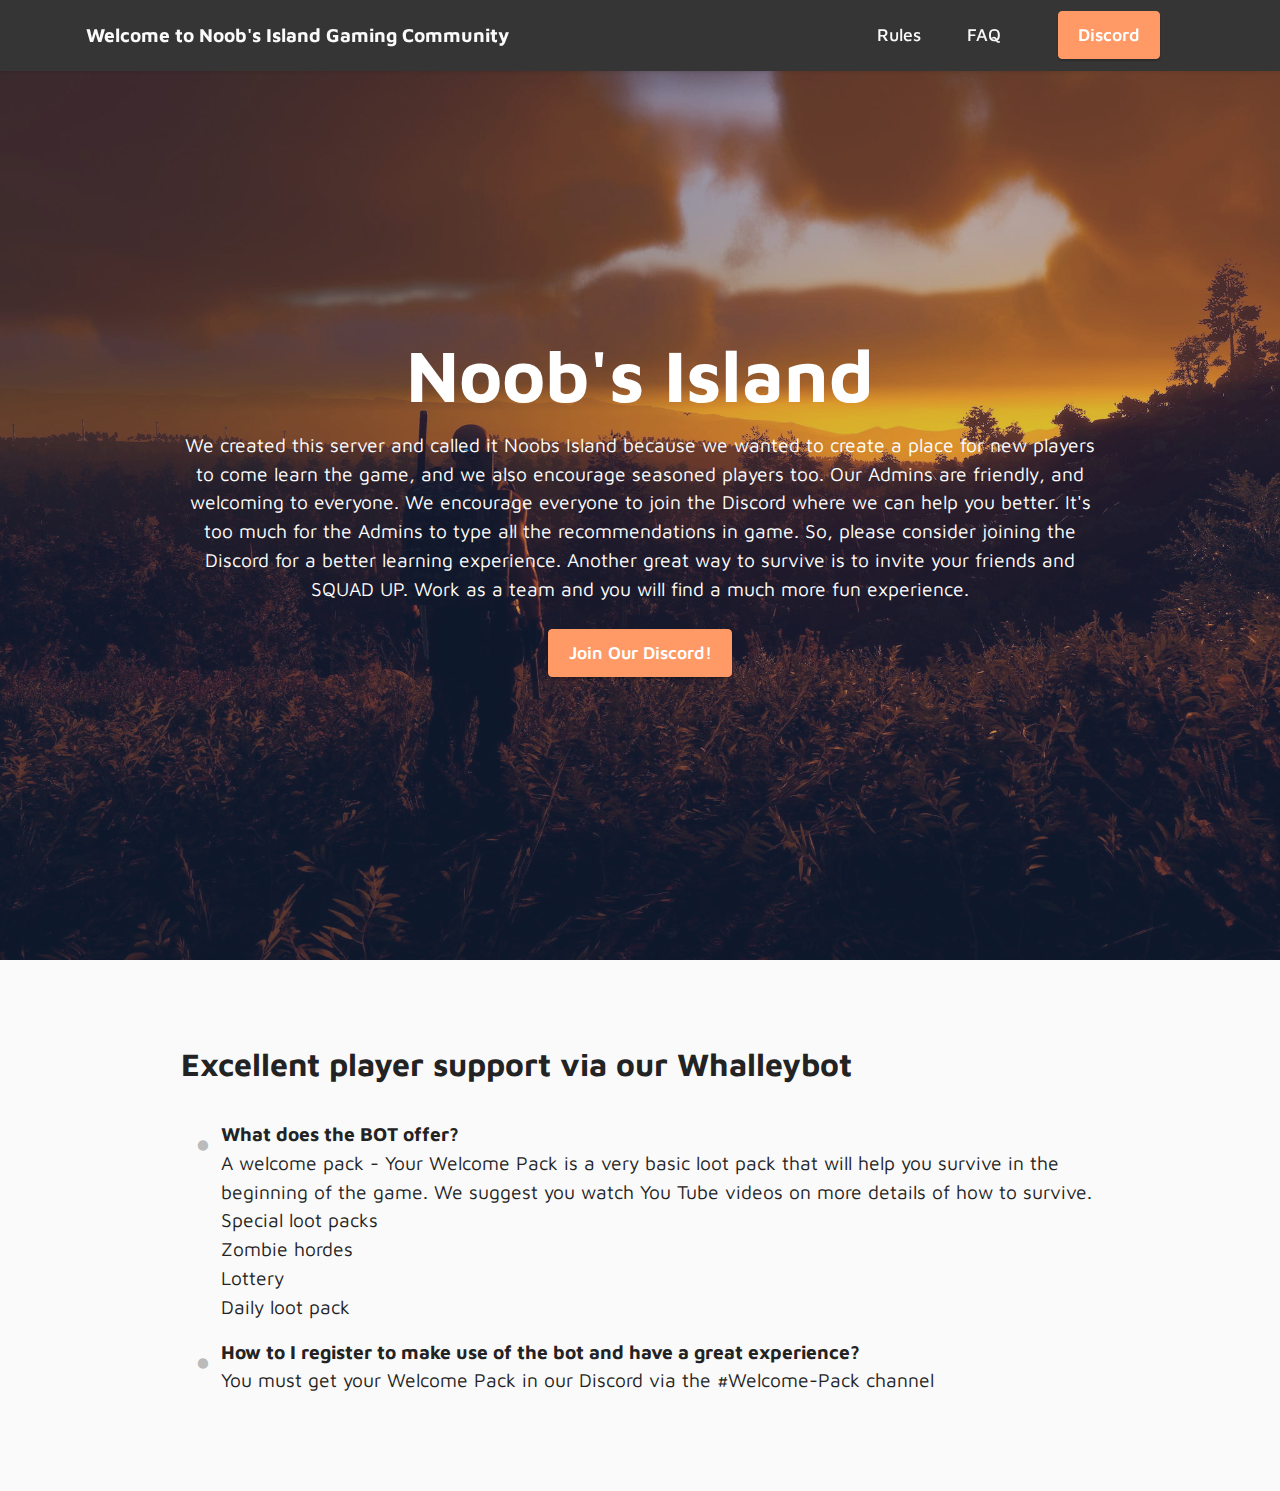
<file: index.html>
<!DOCTYPE html>
<html>
  <head>
    <meta charset="UTF-8" />
    <meta http-equiv="X-UA-Compatible" content="IE=edge" />
    <meta
      name="viewport"
      content="width=device-width, initial-scale=1, minimum-scale=1"
    />
    <meta name="description" content="" />

    <title>Home</title>
    <link rel="stylesheet" href="assets/bootstrap/css/bootstrap.min.css" />
    <link rel="stylesheet" href="assets/bootstrap/css/bootstrap-grid.min.css" />
    <link
      rel="stylesheet"
      href="assets/bootstrap/css/bootstrap-reboot.min.css"
    />
    <link rel="stylesheet" href="assets/dropdown/css/style.css" />
    <link rel="stylesheet" href="assets/socicon/css/styles.css" />
    <link rel="stylesheet" href="assets/theme/css/style.css" />
    <link
      rel="preload"
      href="https://fonts.googleapis.com/css?family=Maven+Pro:400,500,600,700,800,900&display=swap"
      as="style"
      onload="this.onload=null;this.rel='stylesheet'"
    />
    <noscript
      ><link
        rel="stylesheet"
        href="https://fonts.googleapis.com/css?family=Maven+Pro:400,500,600,700,800,900&display=swap"
    /></noscript>
    <link
      rel="preload"
      as="style"
      href="assets/mobirise/css/mbr-additional.css"
    />
    <link
      rel="stylesheet"
      href="assets/mobirise/css/mbr-additional.css"
      type="text/css"
    />
  </head>
  <body>
    <section
      data-bs-version="5.1"
      class="menu menu1 cid-tFG7e0Mni0"
      once="menu"
      id="menu1-1"
    >
      <nav class="navbar navbar-dropdown navbar-fixed-top navbar-expand-lg">
        <div class="container">
          <div class="navbar-brand">
            <span class="navbar-caption-wrap"
              ><a class="navbar-caption text-white display-7" href="index.html"
                >Welcome to Noob's Island Gaming Community</a
              ></span
            >
          </div>
          <button
            class="navbar-toggler"
            type="button"
            data-toggle="collapse"
            data-bs-toggle="collapse"
            data-target="#navbarSupportedContent"
            data-bs-target="#navbarSupportedContent"
            aria-controls="navbarNavAltMarkup"
            aria-expanded="false"
            aria-label="Toggle navigation"
          >
            <div class="hamburger">
              <span></span>
              <span></span>
              <span></span>
              <span></span>
            </div>
          </button>
          <div class="collapse navbar-collapse" id="navbarSupportedContent">
            <ul class="navbar-nav nav-dropdown" data-app-modern-menu="true">
              <li class="nav-item">
                <a
                  class="nav-link link text-white text-primary display-4"
                  href="rules.html"
                  >Rules</a
                >
              </li>

              <li class="nav-item">
                <a
                  class="nav-link link text-white text-primary display-4"
                  href="faq.html"
                  >FAQ</a
                >
              </li>
            </ul>

            <div class="navbar-buttons mbr-section-btn">
              <a
                class="btn btn-danger display-4"
                href="https://discord.gg/sHFG33M9kS"
                >Discord</a
              >
            </div>
          </div>
        </div>
      </nav>
    </section>

    <section
      data-bs-version="5.1"
      class="header6 cid-tFG74biYBl mbr-fullscreen"
      id="header6-0"
    >
      <div
        class="mbr-overlay"
        style="opacity: 0.2; background-color: rgb(68, 121, 217)"
      ></div>

      <div class="align-center container">
        <div class="row justify-content-center">
          <div class="col-12 col-lg-10">
            <h1
              class="mbr-section-title mbr-fonts-style mbr-white mb-3 display-1"
            >
              <strong>Noob's Island</strong><br />
            </h1>

            <p class="mbr-text mbr-white mbr-fonts-style display-7">
              We created this server and called it Noobs Island because we
              wanted to create a place for new players to come learn the game,
              and we also encourage seasoned players too. Our Admins are
              friendly, and welcoming to everyone. We encourage everyone to join
              the Discord where we can help you better. It's too much for the
              Admins to type all the recommendations in game. So, please
              consider joining the Discord for a better learning experience.
              Another great way to survive is to invite your friends and SQUAD
              UP. Work as a team and you will find a much more fun experience.
            </p>
            <div class="mbr-section-btn mt-3">
              <a class="btn btn-danger display-4" href="https://mobiri.se"
                >Join Our Discord!</a
              >
            </div>
          </div>
        </div>
      </div>
    </section>

    <section
      data-bs-version="5.1"
      class="content14 cid-tFG9bzvAbK"
      id="content14-2"
    >
      <div class="container">
        <div class="row justify-content-center">
          <div class="col-md-12 col-lg-10">
            <h3 class="mbr-section-title mbr-fonts-style mb-4 display-5">
              <strong>Excellent player support via our Whalleybot</strong>
            </h3>
            <ul class="list mbr-fonts-style display-7">
              <li>
                <strong>What does the BOT offer?</strong><br />A welcome pack -
                Your Welcome Pack is a very basic loot pack that will help you
                survive in the beginning of the game. We suggest you watch You
                Tube videos on more details of how to survive.&nbsp;<br /><span
                  style="font-size: 1.2rem"
                  >Special loot packs<br /></span
                ><span style="font-size: 1.2rem"
                  >Zombie hordes<br />Lottery<br /></span
                ><span style="font-size: 1.2rem">Daily loot pack</span>
              </li>
              <li>
                <span style="font-size: 1.2rem"
                  ><strong
                    >How to I register to make use of the bot and have a great
                    experience?</strong
                  ><br />You must get your Welcome Pack in our Discord via the
                  #Welcome-Pack channel</span
                >
              </li>
            </ul>
          </div>
        </div>
      </div>
    </section>
    <script src="assets/bootstrap/js/bootstrap.bundle.min.js"></script>
    <script src="assets/smoothscroll/smooth-scroll.js"></script>
    <script src="assets/ytplayer/index.js"></script>
    <script src="assets/dropdown/js/navbar-dropdown.js"></script>
    <script src="assets/theme/js/script.js"></script>

    <div id="scrollToTop" class="scrollToTop mbr-arrow-up">
      <a style="text-align: center"
        ><i
          class="mbr-arrow-up-icon mbr-arrow-up-icon-cm cm-icon cm-icon-smallarrow-up"
        ></i
      ></a>
    </div>
  </body>
</html>
</file>
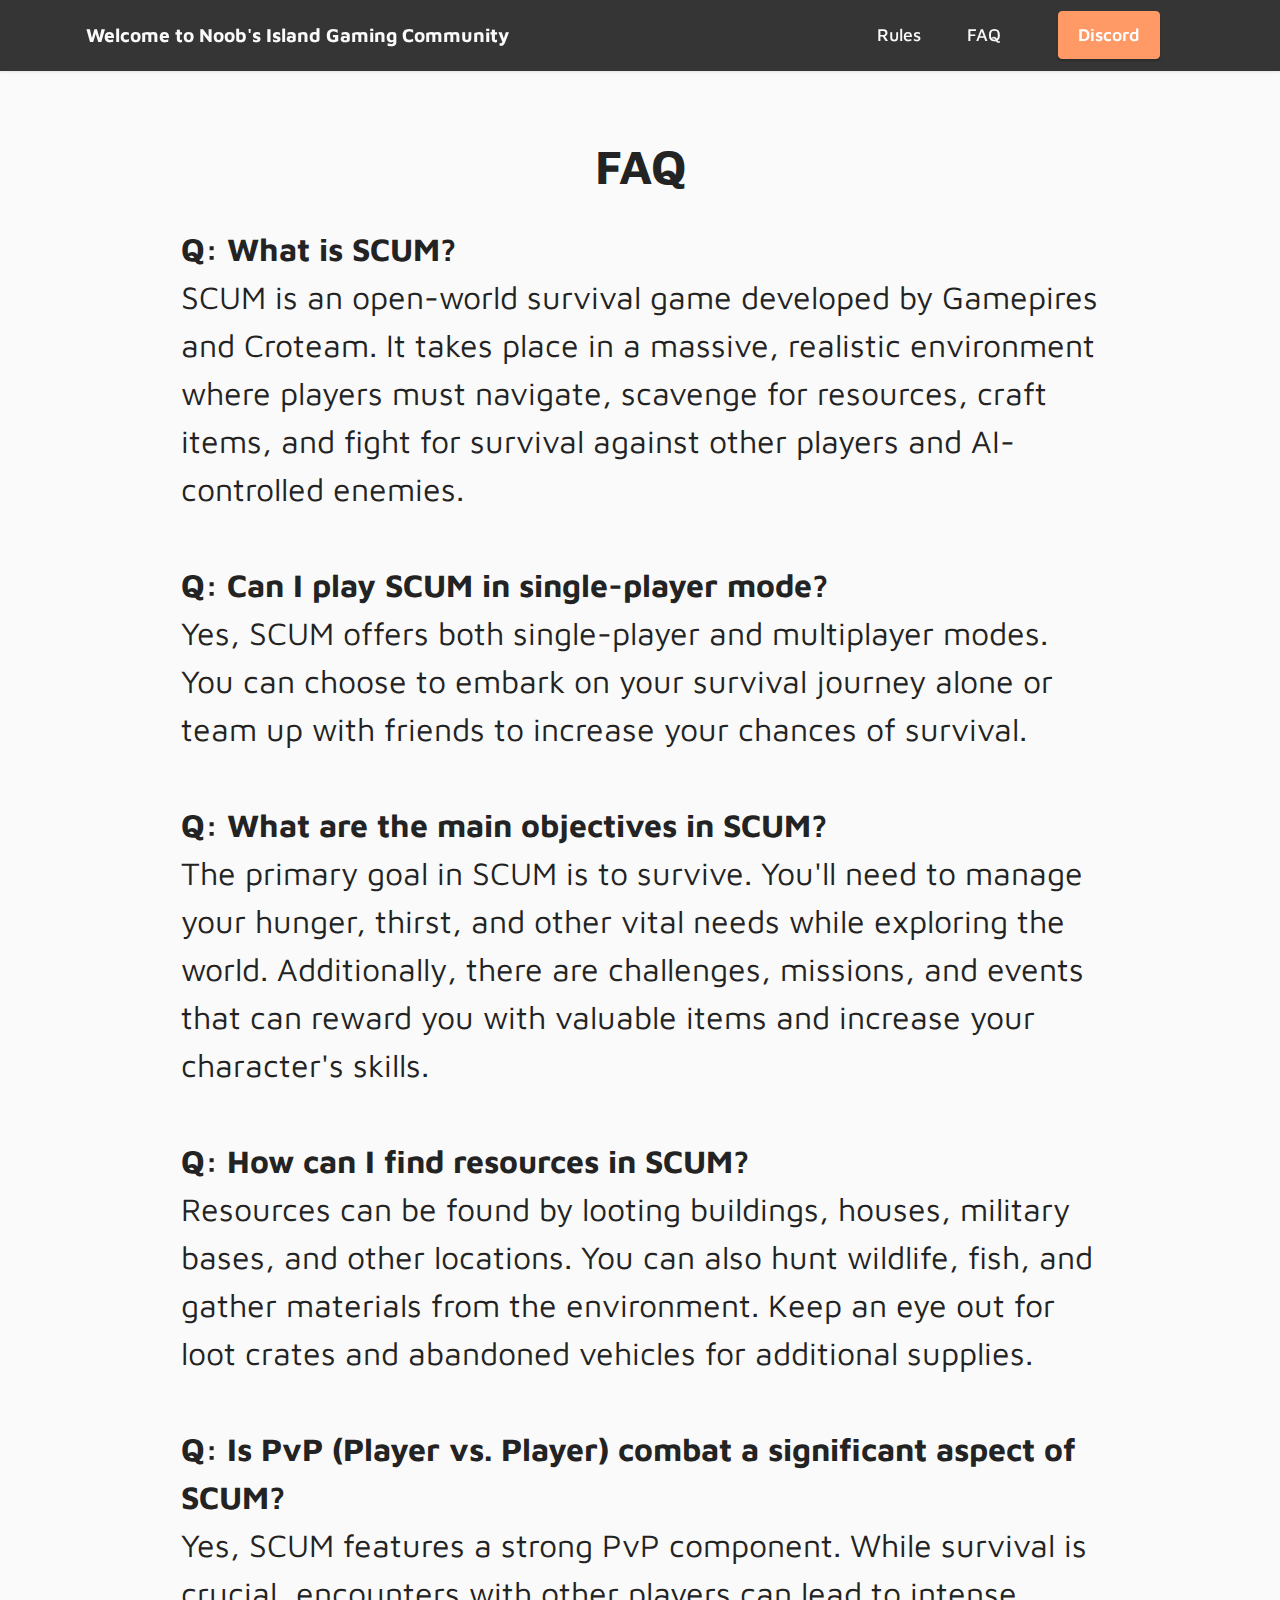
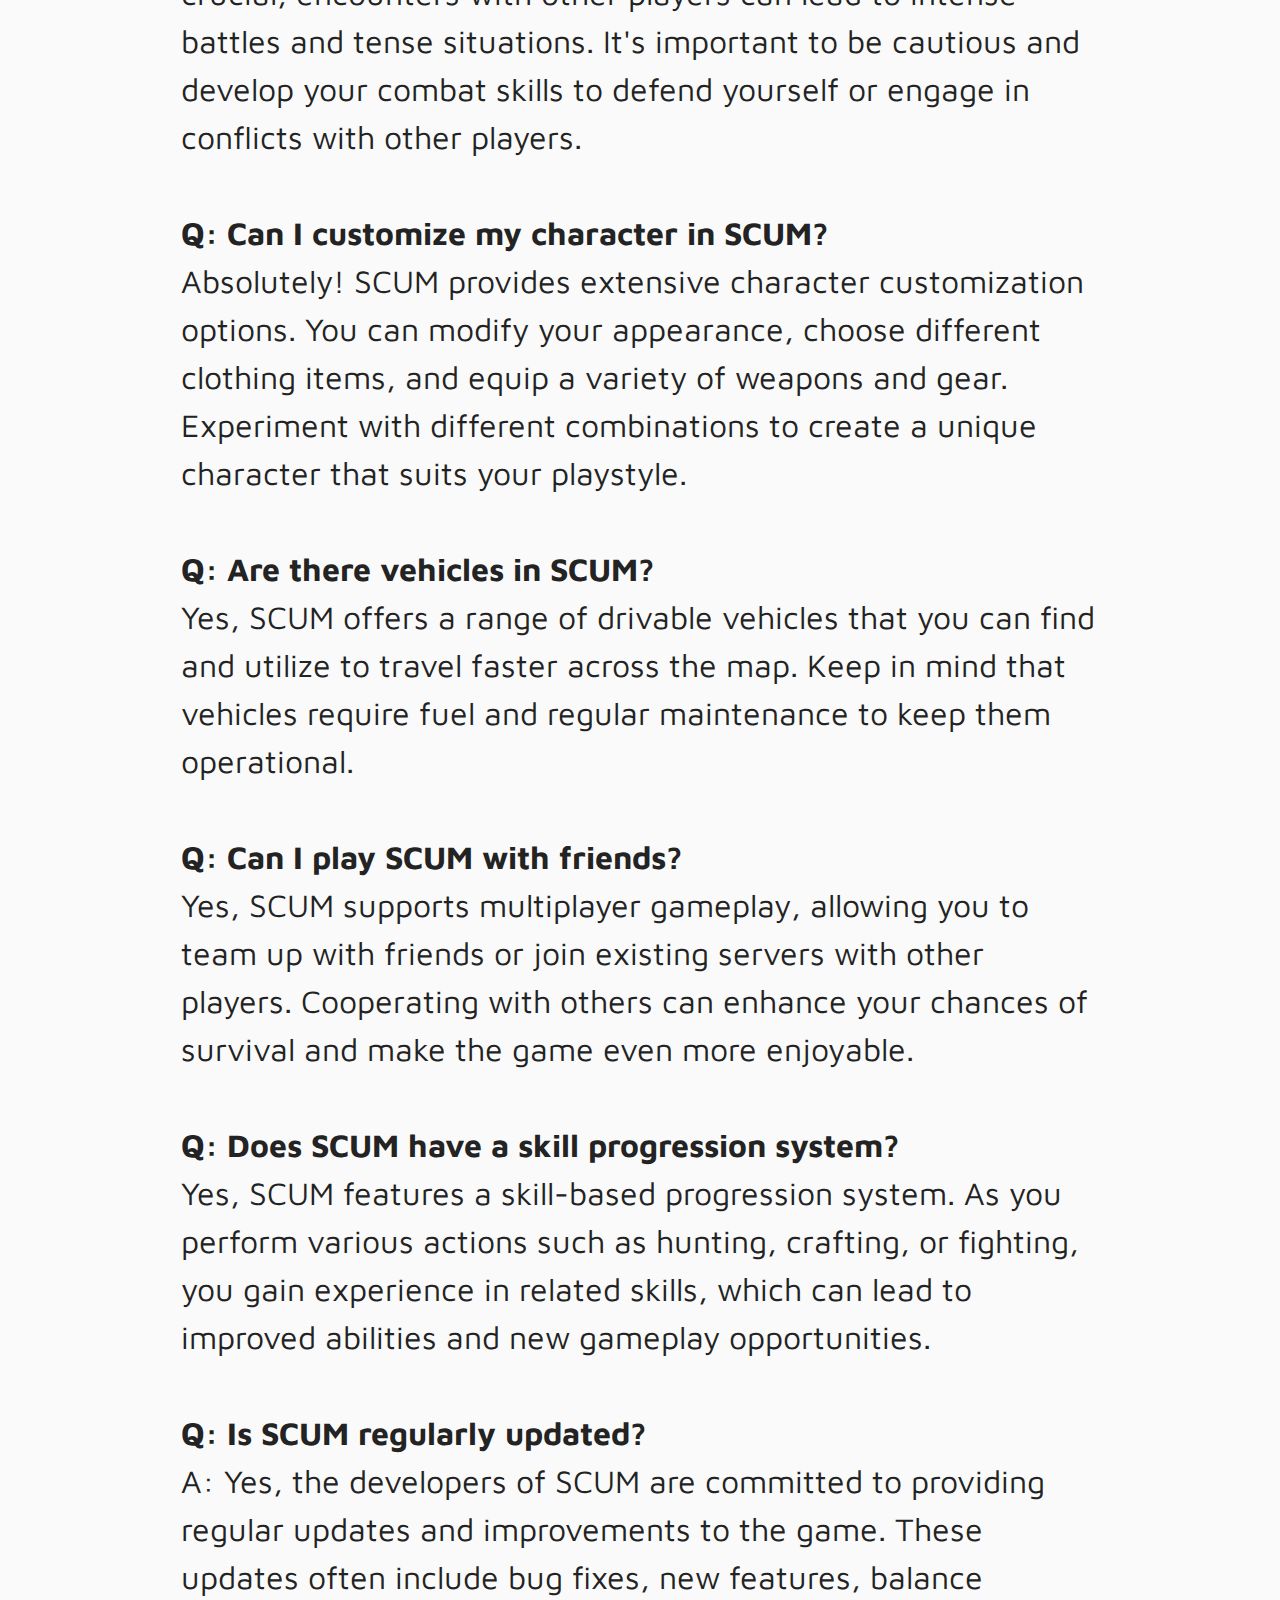
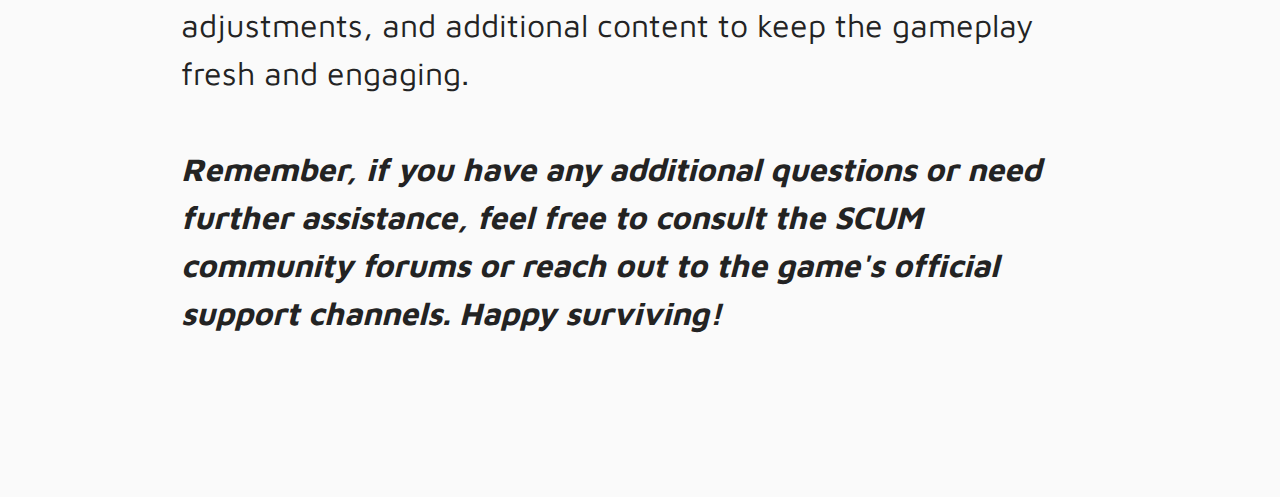
<file: faq.html>
<!DOCTYPE html>
<html>
  <head>
    <meta charset="UTF-8" />
    <meta http-equiv="X-UA-Compatible" content="IE=edge" />
    <meta
      name="viewport"
      content="width=device-width, initial-scale=1, minimum-scale=1"
    />

    <meta name="description" content="" />

    <title>FAQ</title>
    <link rel="stylesheet" href="assets/bootstrap/css/bootstrap.min.css" />
    <link rel="stylesheet" href="assets/bootstrap/css/bootstrap-grid.min.css" />
    <link
      rel="stylesheet"
      href="assets/bootstrap/css/bootstrap-reboot.min.css"
    />
    <link rel="stylesheet" href="assets/dropdown/css/style.css" />
    <link rel="stylesheet" href="assets/socicon/css/styles.css" />
    <link rel="stylesheet" href="assets/theme/css/style.css" />
    <link
      rel="preload"
      href="https://fonts.googleapis.com/css?family=Maven+Pro:400,500,600,700,800,900&display=swap"
      as="style"
      onload="this.onload=null;this.rel='stylesheet'"
    />
    <noscript
      ><link
        rel="stylesheet"
        href="https://fonts.googleapis.com/css?family=Maven+Pro:400,500,600,700,800,900&display=swap"
    /></noscript>
    <link
      rel="preload"
      as="style"
      href="assets/mobirise/css/mbr-additional.css"
    />
    <link
      rel="stylesheet"
      href="assets/mobirise/css/mbr-additional.css"
      type="text/css"
    />
  </head>
  <body>
    <section
      data-bs-version="5.1"
      class="menu menu1 cid-tFG7e0Mni0"
      once="menu"
      id="menu1-4"
    >
      <nav class="navbar navbar-dropdown navbar-fixed-top navbar-expand-lg">
        <div class="container">
          <div class="navbar-brand">
            <span class="navbar-caption-wrap"
              ><a class="navbar-caption text-white display-7" href="index.html"
                >Welcome to Noob's Island Gaming Community</a
              ></span
            >
          </div>
          <button
            class="navbar-toggler"
            type="button"
            data-toggle="collapse"
            data-bs-toggle="collapse"
            data-target="#navbarSupportedContent"
            data-bs-target="#navbarSupportedContent"
            aria-controls="navbarNavAltMarkup"
            aria-expanded="false"
            aria-label="Toggle navigation"
          >
            <div class="hamburger">
              <span></span>
              <span></span>
              <span></span>
              <span></span>
            </div>
          </button>
          <div class="collapse navbar-collapse" id="navbarSupportedContent">
            <ul class="navbar-nav nav-dropdown" data-app-modern-menu="true">
              <li class="nav-item">
                <a
                  class="nav-link link text-white text-primary display-4"
                  href="rules.html"
                  >Rules</a
                >
              </li>

              <li class="nav-item">
                <a
                  class="nav-link link text-white text-primary display-4"
                  href="faq.html"
                  >FAQ</a
                >
              </li>
            </ul>

            <div class="navbar-buttons mbr-section-btn">
              <a
                class="btn btn-danger display-4"
                href="https://discord.gg/sHFG33M9kS"
                >Discord</a
              >
            </div>
          </div>
        </div>
      </nav>
    </section>

    <section
      data-bs-version="5.1"
      class="content4 cid-tG3KMleqre"
      id="content4-6"
    >
      <div class="container">
        <div class="row justify-content-center">
          <div class="title col-md-12 col-lg-10">
            <h3
              class="mbr-section-title mbr-fonts-style align-center mb-4 display-2"
            >
              <strong>FAQ</strong>
            </h3>
            <h4
              class="mbr-section-subtitle align-center mbr-fonts-style mb-4 display-5"
            >
              <strong>Q: What is SCUM? </strong>
              <div>
                SCUM is an open-world survival game developed by Gamepires and
                Croteam. It takes place in a massive, realistic environment
                where players must navigate, scavenge for resources, craft
                items, and fight for survival against other players and
                AI-controlled enemies.
              </div>
              <br />
              <div></div>
              <div>
                <strong>Q: Can I play SCUM in single-player mode? </strong>
              </div>
              <div>
                Yes, SCUM offers both single-player and multiplayer modes. You
                can choose to embark on your survival journey alone or team up
                with friends to increase your chances of survival.
              </div>
              <br />
              <div></div>
              <div>
                <strong>Q: What are the main objectives in SCUM? </strong>
              </div>
              <div>
                The primary goal in SCUM is to survive. You'll need to manage
                your hunger, thirst, and other vital needs while exploring the
                world. Additionally, there are challenges, missions, and events
                that can reward you with valuable items and increase your
                character's skills.
              </div>
              <br />
              <div></div>
              <div><strong>Q: How can I find resources in SCUM? </strong></div>
              <div>
                Resources can be found by looting buildings, houses, military
                bases, and other locations. You can also hunt wildlife, fish,
                and gather materials from the environment. Keep an eye out for
                loot crates and abandoned vehicles for additional supplies.
              </div>
              <br />
              <div></div>
              <div>
                <strong
                  >Q: Is PvP (Player vs. Player) combat a significant aspect of
                  SCUM?
                </strong>
              </div>
              <div>
                Yes, SCUM features a strong PvP component. While survival is
                crucial, encounters with other players can lead to intense
                battles and tense situations. It's important to be cautious and
                develop your combat skills to defend yourself or engage in
                conflicts with other players.
              </div>
              <br />
              <div></div>
              <div>
                <strong>Q: Can I customize my character in SCUM? </strong>
              </div>
              <div>
                Absolutely! SCUM provides extensive character customization
                options. You can modify your appearance, choose different
                clothing items, and equip a variety of weapons and gear.
                Experiment with different combinations to create a unique
                character that suits your playstyle.
              </div>
              <br />
              <div></div>
              <div><strong>Q: Are there vehicles in SCUM? </strong></div>
              <div>
                Yes, SCUM offers a range of drivable vehicles that you can find
                and utilize to travel faster across the map. Keep in mind that
                vehicles require fuel and regular maintenance to keep them
                operational.
              </div>
              <br />
              <div></div>
              <div><strong>Q: Can I play SCUM with friends? </strong></div>
              <div>
                Yes, SCUM supports multiplayer gameplay, allowing you to team up
                with friends or join existing servers with other players.
                Cooperating with others can enhance your chances of survival and
                make the game even more enjoyable.
              </div>
              <br />
              <div></div>
              <div>
                <strong>Q: Does SCUM have a skill progression system? </strong>
              </div>
              <div>
                Yes, SCUM features a skill-based progression system. As you
                perform various actions such as hunting, crafting, or fighting,
                you gain experience in related skills, which can lead to
                improved abilities and new gameplay opportunities.
              </div>
              <br />
              <div></div>
              <div><strong>Q: Is SCUM regularly updated? </strong></div>
              <div>
                A: Yes, the developers of SCUM are committed to providing
                regular updates and improvements to the game. These updates
                often include bug fixes, new features, balance adjustments, and
                additional content to keep the gameplay fresh and engaging.
              </div>
              <br />
              <div></div>
              <div>
                <em
                  ><strong
                    >Remember, if you have any additional questions or need
                    further assistance, feel free to consult the SCUM community
                    forums or reach out to the game's official support channels.
                    Happy surviving!
                  </strong></em
                >
              </div>
              <div><br /></div>
              <div></div>
            </h4>
          </div>
        </div>
      </div>
    </section>
    <script src="assets/bootstrap/js/bootstrap.bundle.min.js"></script>
    <script src="assets/smoothscroll/smooth-scroll.js"></script>
    <script src="assets/ytplayer/index.js"></script>
    <script src="assets/dropdown/js/navbar-dropdown.js"></script>
    <script src="assets/theme/js/script.js"></script>

    <div id="scrollToTop" class="scrollToTop mbr-arrow-up">
      <a style="text-align: center"
        ><i
          class="mbr-arrow-up-icon mbr-arrow-up-icon-cm cm-icon cm-icon-smallarrow-up"
        ></i
      ></a>
    </div>
  </body>
</html>
</file>
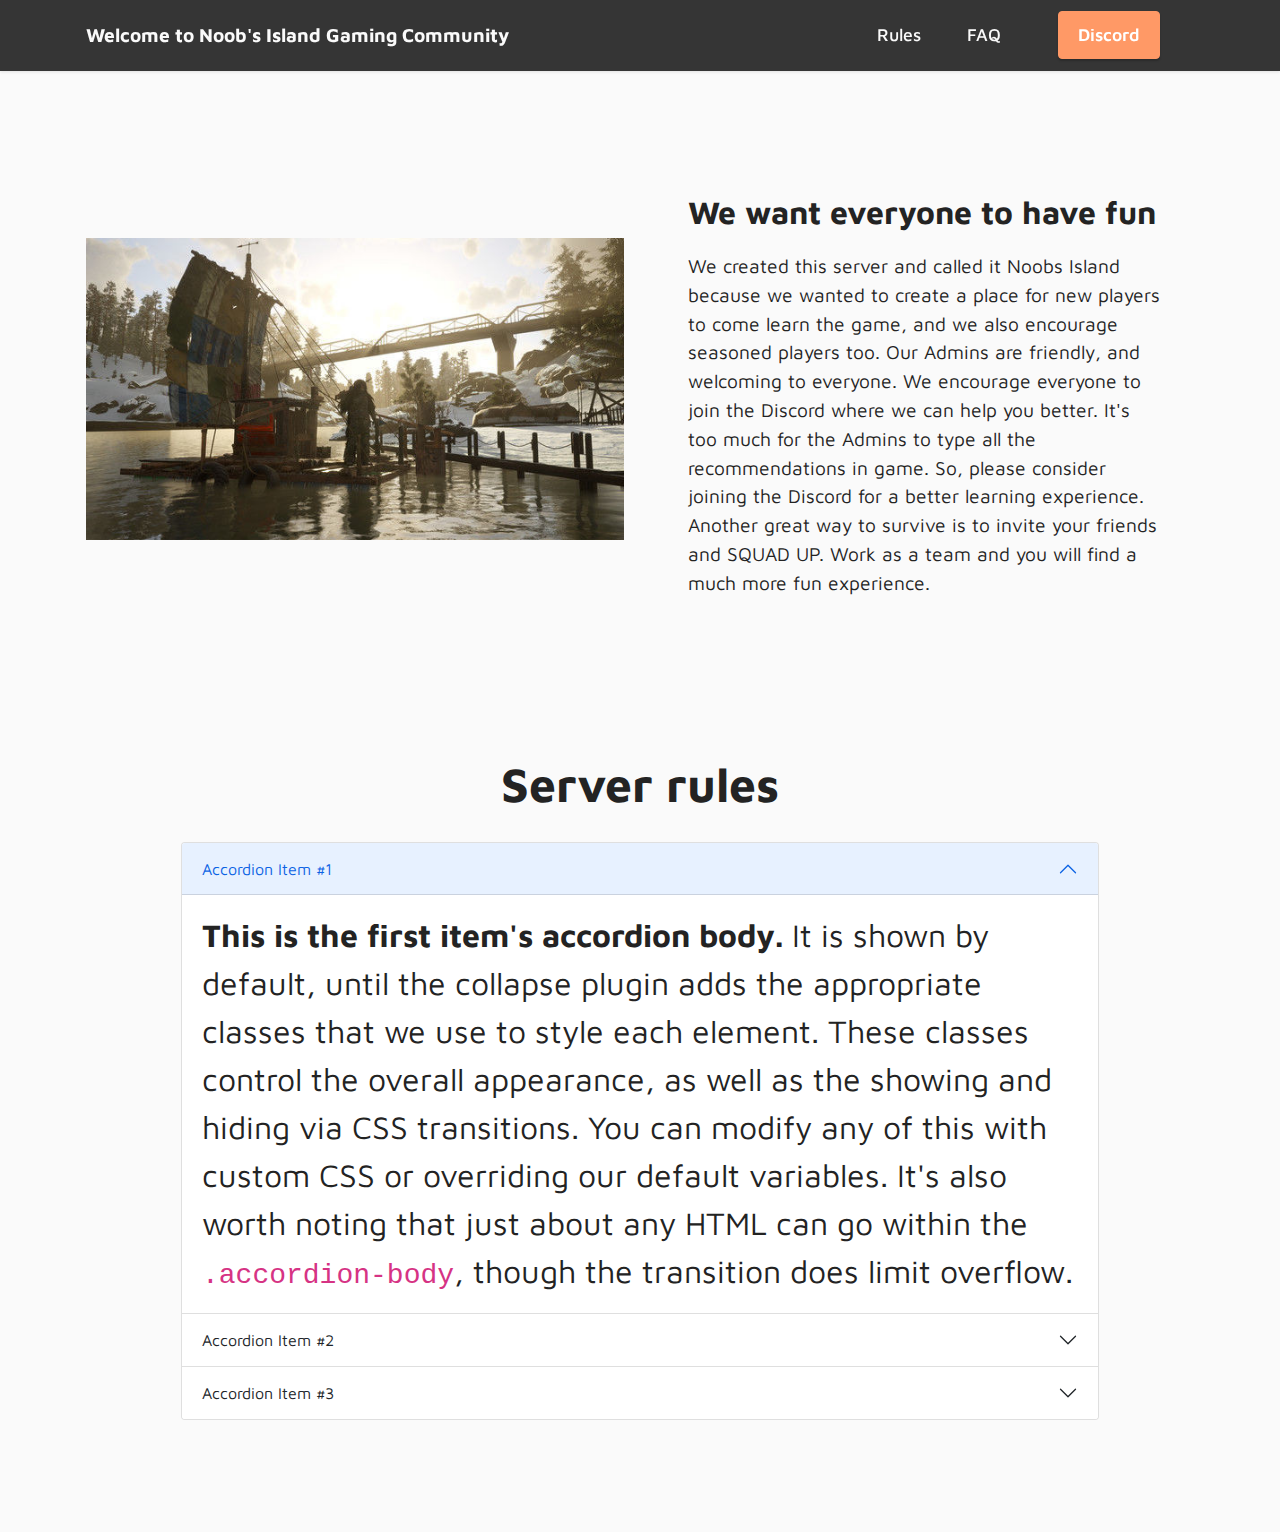
<file: rules.html>
<!DOCTYPE html>
<html>
  <head>
    <meta charset="UTF-8" />
    <meta http-equiv="X-UA-Compatible" content="IE=edge" />
    <meta
      name="viewport"
      content="width=device-width, initial-scale=1, minimum-scale=1"
    />
    <meta name="description" content="" />

    <title>Server Rules</title>
    <link rel="stylesheet" href="assets/bootstrap/css/bootstrap.min.css" />
    <link rel="stylesheet" href="assets/bootstrap/css/bootstrap-grid.min.css" />
    <link
      rel="stylesheet"
      href="assets/bootstrap/css/bootstrap-reboot.min.css"
    />
    <link rel="stylesheet" href="assets/dropdown/css/style.css" />
    <link rel="stylesheet" href="assets/socicon/css/styles.css" />
    <link rel="stylesheet" href="assets/theme/css/style.css" />
    <link
      rel="preload"
      href="https://fonts.googleapis.com/css?family=Maven+Pro:400,500,600,700,800,900&display=swap"
      as="style"
      onload="this.onload=null;this.rel='stylesheet'"
    />
    <noscript
      ><link
        rel="stylesheet"
        href="https://fonts.googleapis.com/css?family=Maven+Pro:400,500,600,700,800,900&display=swap"
    /></noscript>
    <link
      rel="preload"
      as="style"
      href="assets/mobirise/css/mbr-additional.css"
    />
    <link
      rel="stylesheet"
      href="assets/mobirise/css/mbr-additional.css"
      type="text/css"
    />
  </head>
  <body>
    <section
      data-bs-version="5.1"
      class="menu menu1 cid-tFG7e0Mni0"
      once="menu"
      id="menu1-3"
    >
      <nav class="navbar navbar-dropdown navbar-fixed-top navbar-expand-lg">
        <div class="container">
          <div class="navbar-brand">
            <span class="navbar-caption-wrap"
              ><a class="navbar-caption text-white display-7" href="index.html"
                >Welcome to Noob's Island Gaming Community</a
              ></span
            >
          </div>
          <button
            class="navbar-toggler"
            type="button"
            data-toggle="collapse"
            data-bs-toggle="collapse"
            data-target="#navbarSupportedContent"
            data-bs-target="#navbarSupportedContent"
            aria-controls="navbarNavAltMarkup"
            aria-expanded="false"
            aria-label="Toggle navigation"
          >
            <div class="hamburger">
              <span></span>
              <span></span>
              <span></span>
              <span></span>
            </div>
          </button>
          <div class="collapse navbar-collapse" id="navbarSupportedContent">
            <ul class="navbar-nav nav-dropdown" data-app-modern-menu="true">
              <li class="nav-item">
                <a
                  class="nav-link link text-white text-primary display-4"
                  href="rules.html"
                  >Rules</a
                >
              </li>

              <li class="nav-item">
                <a
                  class="nav-link link text-white text-primary display-4"
                  href="faq.html"
                  >FAQ</a
                >
              </li>
            </ul>

            <div class="navbar-buttons mbr-section-btn">
              <a
                class="btn btn-danger display-4"
                href="https://discord.gg/sHFG33M9kS"
                >Discord</a
              >
            </div>
          </div>
        </div>
      </nav>
    </section>

    <section data-bs-version="5.1" class="image1 cid-tG3LSLcky7" id="image1-7">
      <div class="container">
        <div class="row align-items-center">
          <div class="col-12 col-lg-6">
            <div class="image-wrapper">
              <img
                src="assets/images/ss-f05987ae930bad564bb1d7d957dcb67aa70a887f.600x338-600x337.jpg"
                alt="Scum boat photo"
              />
              <p
                class="mbr-description mbr-fonts-style pt-2 align-center display-4"
              ></p>
            </div>
          </div>
          <div class="col-12 col-lg">
            <div class="text-wrapper">
              <h3 class="mbr-section-title mbr-fonts-style mb-3 display-5">
                <strong>We want everyone to have fun</strong>
              </h3>
              <p class="mbr-text mbr-fonts-style display-7">
                We created this server and called it Noobs Island because we
                wanted to create a place for new players to come learn the game,
                and we also encourage seasoned players too. Our Admins are
                friendly, and welcoming to everyone. We encourage everyone to
                join the Discord where we can help you better. It's too much for
                the Admins to type all the recommendations in game. So, please
                consider joining the Discord for a better learning experience.
                Another great way to survive is to invite your friends and SQUAD
                UP. Work as a team and you will find a much more fun experience.
              </p>
            </div>
          </div>
        </div>
      </div>
    </section>

    <section
      data-bs-version="5.1"
      class="content4 cid-tG3LYaAFig"
      id="content4-8"
    >
      <div class="container">
        <div class="row justify-content-center">
          <div class="title col-md-12 col-lg-10">
            <h3
              class="mbr-section-title mbr-fonts-style align-center mb-4 display-2"
            >
              <strong>Server rules</strong>
            </h3>
            <h4
              class="mbr-section-subtitle align-center mbr-fonts-style mb-4 display-5"
            >
            <div class="accordion" id="accordionExample">
              <div class="accordion-item">
                <h2 class="accordion-header">
                  <button class="accordion-button" type="button" data-bs-toggle="collapse" data-bs-target="#collapseOne" aria-expanded="true" aria-controls="collapseOne">
                    Accordion Item #1
                  </button>
                </h2>
                <div id="collapseOne" class="accordion-collapse collapse show" data-bs-parent="#accordionExample">
                  <div class="accordion-body">
                    <strong>This is the first item's accordion body.</strong> It is shown by default, until the collapse plugin adds the appropriate classes that we use to style each element. These classes control the overall appearance, as well as the showing and hiding via CSS transitions. You can modify any of this with custom CSS or overriding our default variables. It's also worth noting that just about any HTML can go within the <code>.accordion-body</code>, though the transition does limit overflow.
                  </div>
                </div>
              </div>
              <div class="accordion-item">
                <h2 class="accordion-header">
                  <button class="accordion-button collapsed" type="button" data-bs-toggle="collapse" data-bs-target="#collapseTwo" aria-expanded="false" aria-controls="collapseTwo">
                    Accordion Item #2
                  </button>
                </h2>
                <div id="collapseTwo" class="accordion-collapse collapse" data-bs-parent="#accordionExample">
                  <div class="accordion-body">
                    <strong>This is the second item's accordion body.</strong> It is hidden by default, until the collapse plugin adds the appropriate classes that we use to style each element. These classes control the overall appearance, as well as the showing and hiding via CSS transitions. You can modify any of this with custom CSS or overriding our default variables. It's also worth noting that just about any HTML can go within the <code>.accordion-body</code>, though the transition does limit overflow.
                  </div>
                </div>
              </div>
              <div class="accordion-item">
                <h2 class="accordion-header">
                  <button class="accordion-button collapsed" type="button" data-bs-toggle="collapse" data-bs-target="#collapseThree" aria-expanded="false" aria-controls="collapseThree">
                    Accordion Item #3
                  </button>
                </h2>
                <div id="collapseThree" class="accordion-collapse collapse" data-bs-parent="#accordionExample">
                  <div class="accordion-body">
                    <strong>This is the third item's accordion body.</strong> It is hidden by default, until the collapse plugin adds the appropriate classes that we use to style each element. These classes control the overall appearance, as well as the showing and hiding via CSS transitions. You can modify any of this with custom CSS or overriding our default variables. It's also worth noting that just about any HTML can go within the <code>.accordion-body</code>, though the transition does limit overflow.
                  </div>
                </div>
              </div>
            </div>
            </h4>
          </div>
        </div>
      </div>
    </section>

    <script src="assets/bootstrap/js/bootstrap.bundle.min.js"></script>
    <script src="assets/smoothscroll/smooth-scroll.js"></script>
    <script src="assets/ytplayer/index.js"></script>
    <script src="assets/dropdown/js/navbar-dropdown.js"></script>
    <script src="assets/theme/js/script.js"></script>

    <div id="scrollToTop" class="scrollToTop mbr-arrow-up">
      <a style="text-align: center"
        ><i
          class="mbr-arrow-up-icon mbr-arrow-up-icon-cm cm-icon cm-icon-smallarrow-up"
        ></i
      ></a>
    </div>
  </body>
</html>
</file>
<file: assets/dropdown/css/style.css>
.navbar-dropdown {
  left: 0;
  padding: 0;
  position: absolute;
  right: 0;
  top: 0;
  transition: all 0.45s ease;
  z-index: 1030;
  background: #282828; }
  .navbar-dropdown .navbar-logo {
    margin-right: 0.8rem;
    transition: margin 0.3s ease-in-out;
    vertical-align: middle; }
    .navbar-dropdown .navbar-logo img {
      height: 3.125rem;
      transition: all 0.3s ease-in-out; }
    .navbar-dropdown .navbar-logo.mbr-iconfont {
      font-size: 3.125rem;
      line-height: 3.125rem; }
  .navbar-dropdown .navbar-caption {
    font-weight: 700;
    white-space: normal;
    vertical-align: -4px;
    line-height: 3.125rem !important; }
    .navbar-dropdown .navbar-caption, .navbar-dropdown .navbar-caption:hover {
      color: inherit;
      text-decoration: none; }
  .navbar-dropdown .mbr-iconfont + .navbar-caption {
    vertical-align: -1px; }
  .navbar-dropdown.navbar-fixed-top {
    position: fixed; }
  .navbar-dropdown .navbar-brand span {
    vertical-align: -4px; }
  .navbar-dropdown.bg-color.transparent {
    background: none; }
  .navbar-dropdown.navbar-short .navbar-brand {
    padding: 0.625rem 0; }
    .navbar-dropdown.navbar-short .navbar-brand span {
      vertical-align: -1px; }
  .navbar-dropdown.navbar-short .navbar-caption {
    line-height: 2.375rem !important;
    vertical-align: -2px; }
  .navbar-dropdown.navbar-short .navbar-logo {
    margin-right: 0.5rem; }
    .navbar-dropdown.navbar-short .navbar-logo img {
      height: 2.375rem; }
    .navbar-dropdown.navbar-short .navbar-logo.mbr-iconfont {
      font-size: 2.375rem;
      line-height: 2.375rem; }
  .navbar-dropdown.navbar-short .mbr-table-cell {
    height: 3.625rem; }
  .navbar-dropdown .navbar-close {
    left: 0.6875rem;
    position: fixed;
    top: 0.75rem;
    z-index: 1000; }
  .navbar-dropdown .hamburger-icon {
    content: "";
    display: inline-block;
    vertical-align: middle;
    width: 16px;
    -webkit-box-shadow: 0 -6px 0 1px #282828,0 0 0 1px #282828,0 6px 0 1px #282828;
    -moz-box-shadow: 0 -6px 0 1px #282828,0 0 0 1px #282828,0 6px 0 1px #282828;
    box-shadow: 0 -6px 0 1px #282828,0 0 0 1px #282828,0 6px 0 1px #282828; }

.dropdown-menu .dropdown-toggle[data-toggle="dropdown-submenu"]::after {
  border-bottom: 0.35em solid transparent;
  border-left: 0.35em solid;
  border-right: 0;
  border-top: 0.35em solid transparent;
  margin-left: 0.3rem; }

.dropdown-menu .dropdown-item:focus {
  outline: 0; }

.nav-dropdown {
  font-size: 0.75rem;
  font-weight: 500;
  height: auto !important; }
  .nav-dropdown .nav-btn {
    padding-left: 1rem; }
  .nav-dropdown .link {
    margin: .667em 1.667em;
    font-weight: 500;
    padding: 0;
    transition: color .2s ease-in-out; }
    .nav-dropdown .link.dropdown-toggle {
      margin-right: 2.583em; }
      .nav-dropdown .link.dropdown-toggle::after {
        margin-left: .25rem;
        border-top: 0.35em solid;
        border-right: 0.35em solid transparent;
        border-left: 0.35em solid transparent;
        border-bottom: 0; }
      .nav-dropdown .link.dropdown-toggle[aria-expanded="true"] {
        margin: 0;
        padding: 0.667em 3.263em  0.667em 1.667em; }
  .nav-dropdown .link::after,
  .nav-dropdown .dropdown-item::after {
    color: inherit; }
  .nav-dropdown .btn {
    font-size: 0.75rem;
    font-weight: 700;
    letter-spacing: 0;
    margin-bottom: 0;
    padding-left: 1.25rem;
    padding-right: 1.25rem; }
  .nav-dropdown .dropdown-menu {
    border-radius: 0;
    border: 0;
    left: 0;
    margin: 0;
    padding-bottom: 1.25rem;
    padding-top: 1.25rem;
    position: relative; }
  .nav-dropdown .dropdown-submenu {
    margin-left: 0.125rem;
    top: 0; }
  .nav-dropdown .dropdown-item {
    font-weight: 500;
    line-height: 2;
    padding: 0.3846em 4.615em 0.3846em 1.5385em;
    position: relative;
    transition: color .2s ease-in-out, background-color .2s ease-in-out; }
    .nav-dropdown .dropdown-item::after {
      margin-top: -0.3077em;
      position: absolute;
      right: 1.1538em;
      top: 50%; }
    .nav-dropdown .dropdown-item:focus, .nav-dropdown .dropdown-item:hover {
      background: none; }

@media (max-width: 767px) {
  .nav-dropdown.navbar-toggleable-sm {
    bottom: 0;
    display: none;
    left: 0;
    overflow-x: hidden;
    position: fixed;
    top: 0;
    transform: translateX(-100%);
    -ms-transform: translateX(-100%);
    -webkit-transform: translateX(-100%);
    width: 18.75rem;
    z-index: 999; } }
.nav-dropdown.navbar-toggleable-xl {
  bottom: 0;
  display: none;
  left: 0;
  overflow-x: hidden;
  position: fixed;
  top: 0;
  transform: translateX(-100%);
  -ms-transform: translateX(-100%);
  -webkit-transform: translateX(-100%);
  width: 18.75rem;
  z-index: 999; }

.nav-dropdown-sm {
  display: block !important;
  overflow-x: hidden;
  overflow: auto;
  padding-top: 3.875rem; }
  .nav-dropdown-sm::after {
    content: "";
    display: block;
    height: 3rem;
    width: 100%; }
  .nav-dropdown-sm.collapse.in ~ .navbar-close {
    display: block !important; }
  .nav-dropdown-sm.collapsing, .nav-dropdown-sm.collapse.in {
    transform: translateX(0);
    -ms-transform: translateX(0);
    -webkit-transform: translateX(0);
    transition: all 0.25s ease-out;
    -webkit-transition: all 0.25s ease-out;
    background: #282828; }
  .nav-dropdown-sm.collapsing[aria-expanded="false"] {
    transform: translateX(-100%);
    -ms-transform: translateX(-100%);
    -webkit-transform: translateX(-100%); }
  .nav-dropdown-sm .nav-item {
    display: block;
    margin-left: 0 !important;
    padding-left: 0; }
  .nav-dropdown-sm .link,
  .nav-dropdown-sm .dropdown-item {
    border-top: 1px dotted rgba(255, 255, 255, 0.1);
    font-size: 0.8125rem;
    line-height: 1.6;
    margin: 0 !important;
    padding: 0.875rem 2.4rem 0.875rem 1.5625rem !important;
    position: relative;
    white-space: normal; }
    .nav-dropdown-sm .link:focus, .nav-dropdown-sm .link:hover,
    .nav-dropdown-sm .dropdown-item:focus,
    .nav-dropdown-sm .dropdown-item:hover {
      background: rgba(0, 0, 0, 0.2) !important;
      color: #c0a375; }
  .nav-dropdown-sm .nav-btn {
    position: relative;
    padding: 1.5625rem 1.5625rem 0 1.5625rem; }
    .nav-dropdown-sm .nav-btn::before {
      border-top: 1px dotted rgba(255, 255, 255, 0.1);
      content: "";
      left: 0;
      position: absolute;
      top: 0;
      width: 100%; }
    .nav-dropdown-sm .nav-btn + .nav-btn {
      padding-top: 0.625rem; }
      .nav-dropdown-sm .nav-btn + .nav-btn::before {
        display: none; }
  .nav-dropdown-sm .btn {
    padding: 0.625rem 0; }
  .nav-dropdown-sm .dropdown-toggle[data-toggle="dropdown-submenu"]::after {
    margin-left: .25rem;
    border-top: 0.35em solid;
    border-right: 0.35em solid transparent;
    border-left: 0.35em solid transparent;
    border-bottom: 0; }
  .nav-dropdown-sm .dropdown-toggle[data-toggle="dropdown-submenu"][aria-expanded="true"]::after {
    border-top: 0;
    border-right: 0.35em solid transparent;
    border-left: 0.35em solid transparent;
    border-bottom: 0.35em solid; }
  .nav-dropdown-sm .dropdown-menu {
    margin: 0;
    padding: 0;
    position: relative;
    top: 0;
    left: 0;
    width: 100%;
    border: 0;
    float: none;
    border-radius: 0;
    background: none; }
  .nav-dropdown-sm .dropdown-submenu {
    left: 100%;
    margin-left: 0.125rem;
    margin-top: -1.25rem;
    top: 0; }

.navbar-toggleable-sm .nav-dropdown .dropdown-menu {
  position: absolute; }

.navbar-toggleable-sm .nav-dropdown .dropdown-submenu {
  left: 100%;
  margin-left: 0.125rem;
  margin-top: -1.25rem;
  top: 0; }

.navbar-toggleable-sm.opened .nav-dropdown .dropdown-menu {
  position: relative; }

.navbar-toggleable-sm.opened .nav-dropdown .dropdown-submenu {
  left: 0;
  margin-left: 00rem;
  margin-top: 0rem;
  top: 0; }

.is-builder .nav-dropdown.collapsing {
  transition: none !important; }
</file>
<file: assets/socicon/css/styles.css>
@charset "UTF-8";

@font-face {
  font-family: 'Socicon';
  src:  url('../fonts/socicon.eot');
  src:  url('../fonts/socicon.eot?#iefix') format('embedded-opentype'),
    url('../fonts/socicon.woff2') format('woff2'),
    url('../fonts/socicon.ttf') format('truetype'),
    url('../fonts/socicon.woff') format('woff'),
    url('../fonts/socicon.svg#socicon') format('svg');
  font-weight: normal;
  font-style: normal;
  font-display: swap;
}

[data-icon]:before {
  font-family: "socicon" !important;
  content: attr(data-icon);
  font-style: normal !important;
  font-weight: normal !important;
  font-variant: normal !important;
  text-transform: none !important;
  speak: none;
  line-height: 1;
  -webkit-font-smoothing: antialiased;
  -moz-osx-font-smoothing: grayscale;
}

[class^="socicon-"], [class*=" socicon-"] {
  /* use !important to prevent issues with browser extensions that change fonts */
  font-family: 'Socicon' !important;
  speak: none;
  font-style: normal;
  font-weight: normal;
  font-variant: normal;
  text-transform: none;
  line-height: 1;

  /* Better Font Rendering =========== */
  -webkit-font-smoothing: antialiased;
  -moz-osx-font-smoothing: grayscale;
}

.socicon-eitaa:before {
  content: "\e97c";
}
.socicon-soroush:before {
  content: "\e97d";
}
.socicon-bale:before {
  content: "\e97e";
}
.socicon-zazzle:before {
  content: "\e97b";
}
.socicon-society6:before {
  content: "\e97a";
}
.socicon-redbubble:before {
  content: "\e979";
}
.socicon-avvo:before {
  content: "\e978";
}
.socicon-stitcher:before {
  content: "\e977";
}
.socicon-googlehangouts:before {
  content: "\e974";
}
.socicon-dlive:before {
  content: "\e975";
}
.socicon-vsco:before {
  content: "\e976";
}
.socicon-flipboard:before {
  content: "\e973";
}
.socicon-ubuntu:before {
  content: "\e958";
}
.socicon-artstation:before {
  content: "\e959";
}
.socicon-invision:before {
  content: "\e95a";
}
.socicon-torial:before {
  content: "\e95b";
}
.socicon-collectorz:before {
  content: "\e95c";
}
.socicon-seenthis:before {
  content: "\e95d";
}
.socicon-googleplaymusic:before {
  content: "\e95e";
}
.socicon-debian:before {
  content: "\e95f";
}
.socicon-filmfreeway:before {
  content: "\e960";
}
.socicon-gnome:before {
  content: "\e961";
}
.socicon-itchio:before {
  content: "\e962";
}
.socicon-jamendo:before {
  content: "\e963";
}
.socicon-mix:before {
  content: "\e964";
}
.socicon-sharepoint:before {
  content: "\e965";
}
.socicon-tinder:before {
  content: "\e966";
}
.socicon-windguru:before {
  content: "\e967";
}
.socicon-cdbaby:before {
  content: "\e968";
}
.socicon-elementaryos:before {
  content: "\e969";
}
.socicon-stage32:before {
  content: "\e96a";
}
.socicon-tiktok:before {
  content: "\e96b";
}
.socicon-gitter:before {
  content: "\e96c";
}
.socicon-letterboxd:before {
  content: "\e96d";
}
.socicon-threema:before {
  content: "\e96e";
}
.socicon-splice:before {
  content: "\e96f";
}
.socicon-metapop:before {
  content: "\e970";
}
.socicon-naver:before {
  content: "\e971";
}
.socicon-remote:before {
  content: "\e972";
}
.socicon-internet:before {
  content: "\e957";
}
.socicon-moddb:before {
  content: "\e94b";
}
.socicon-indiedb:before {
  content: "\e94c";
}
.socicon-traxsource:before {
  content: "\e94d";
}
.socicon-gamefor:before {
  content: "\e94e";
}
.socicon-pixiv:before {
  content: "\e94f";
}
.socicon-myanimelist:before {
  content: "\e950";
}
.socicon-blackberry:before {
  content: "\e951";
}
.socicon-wickr:before {
  content: "\e952";
}
.socicon-spip:before {
  content: "\e953";
}
.socicon-napster:before {
  content: "\e954";
}
.socicon-beatport:before {
  content: "\e955";
}
.socicon-hackerone:before {
  content: "\e956";
}
.socicon-hackernews:before {
  content: "\e946";
}
.socicon-smashwords:before {
  content: "\e947";
}
.socicon-kobo:before {
  content: "\e948";
}
.socicon-bookbub:before {
  content: "\e949";
}
.socicon-mailru:before {
  content: "\e94a";
}
.socicon-gitlab:before {
  content: "\e945";
}
.socicon-instructables:before {
  content: "\e944";
}
.socicon-portfolio:before {
  content: "\e943";
}
.socicon-codered:before {
  content: "\e940";
}
.socicon-origin:before {
  content: "\e941";
}
.socicon-nextdoor:before {
  content: "\e942";
}
.socicon-udemy:before {
  content: "\e93f";
}
.socicon-livemaster:before {
  content: "\e93e";
}
.socicon-crunchbase:before {
  content: "\e93b";
}
.socicon-homefy:before {
  content: "\e93c";
}
.socicon-calendly:before {
  content: "\e93d";
}
.socicon-realtor:before {
  content: "\e90f";
}
.socicon-tidal:before {
  content: "\e910";
}
.socicon-qobuz:before {
  content: "\e911";
}
.socicon-natgeo:before {
  content: "\e912";
}
.socicon-mastodon:before {
  content: "\e913";
}
.socicon-unsplash:before {
  content: "\e914";
}
.socicon-homeadvisor:before {
  content: "\e915";
}
.socicon-angieslist:before {
  content: "\e916";
}
.socicon-codepen:before {
  content: "\e917";
}
.socicon-slack:before {
  content: "\e918";
}
.socicon-openaigym:before {
  content: "\e919";
}
.socicon-logmein:before {
  content: "\e91a";
}
.socicon-fiverr:before {
  content: "\e91b";
}
.socicon-gotomeeting:before {
  content: "\e91c";
}
.socicon-aliexpress:before {
  content: "\e91d";
}
.socicon-guru:before {
  content: "\e91e";
}
.socicon-appstore:before {
  content: "\e91f";
}
.socicon-homes:before {
  content: "\e920";
}
.socicon-zoom:before {
  content: "\e921";
}
.socicon-alibaba:before {
  content: "\e922";
}
.socicon-craigslist:before {
  content: "\e923";
}
.socicon-wix:before {
  content: "\e924";
}
.socicon-redfin:before {
  content: "\e925";
}
.socicon-googlecalendar:before {
  content: "\e926";
}
.socicon-shopify:before {
  content: "\e927";
}
.socicon-freelancer:before {
  content: "\e928";
}
.socicon-seedrs:before {
  content: "\e929";
}
.socicon-bing:before {
  content: "\e92a";
}
.socicon-doodle:before {
  content: "\e92b";
}
.socicon-bonanza:before {
  content: "\e92c";
}
.socicon-squarespace:before {
  content: "\e92d";
}
.socicon-toptal:before {
  content: "\e92e";
}
.socicon-gust:before {
  content: "\e92f";
}
.socicon-ask:before {
  content: "\e930";
}
.socicon-trulia:before {
  content: "\e931";
}
.socicon-loomly:before {
  content: "\e932";
}
.socicon-ghost:before {
  content: "\e933";
}
.socicon-upwork:before {
  content: "\e934";
}
.socicon-fundable:before {
  content: "\e935";
}
.socicon-booking:before {
  content: "\e936";
}
.socicon-googlemaps:before {
  content: "\e937";
}
.socicon-zillow:before {
  content: "\e938";
}
.socicon-niconico:before {
  content: "\e939";
}
.socicon-toneden:before {
  content: "\e93a";
}
.socicon-augment:before {
  content: "\e908";
}
.socicon-bitbucket:before {
  content: "\e909";
}
.socicon-fyuse:before {
  content: "\e90a";
}
.socicon-yt-gaming:before {
  content: "\e90b";
}
.socicon-sketchfab:before {
  content: "\e90c";
}
.socicon-mobcrush:before {
  content: "\e90d";
}
.socicon-microsoft:before {
  content: "\e90e";
}
.socicon-pandora:before {
  content: "\e907";
}
.socicon-messenger:before {
  content: "\e906";
}
.socicon-gamewisp:before {
  content: "\e905";
}
.socicon-bloglovin:before {
  content: "\e904";
}
.socicon-tunein:before {
  content: "\e903";
}
.socicon-gamejolt:before {
  content: "\e901";
}
.socicon-trello:before {
  content: "\e902";
}
.socicon-spreadshirt:before {
  content: "\e900";
}
.socicon-500px:before {
  content: "\e000";
}
.socicon-8tracks:before {
  content: "\e001";
}
.socicon-airbnb:before {
  content: "\e002";
}
.socicon-alliance:before {
  content: "\e003";
}
.socicon-amazon:before {
  content: "\e004";
}
.socicon-amplement:before {
  content: "\e005";
}
.socicon-android:before {
  content: "\e006";
}
.socicon-angellist:before {
  content: "\e007";
}
.socicon-apple:before {
  content: "\e008";
}
.socicon-appnet:before {
  content: "\e009";
}
.socicon-baidu:before {
  content: "\e00a";
}
.socicon-bandcamp:before {
  content: "\e00b";
}
.socicon-battlenet:before {
  content: "\e00c";
}
.socicon-mixer:before {
  content: "\e00d";
}
.socicon-bebee:before {
  content: "\e00e";
}
.socicon-bebo:before {
  content: "\e00f";
}
.socicon-behance:before {
  content: "\e010";
}
.socicon-blizzard:before {
  content: "\e011";
}
.socicon-blogger:before {
  content: "\e012";
}
.socicon-buffer:before {
  content: "\e013";
}
.socicon-chrome:before {
  content: "\e014";
}
.socicon-coderwall:before {
  content: "\e015";
}
.socicon-curse:before {
  content: "\e016";
}
.socicon-dailymotion:before {
  content: "\e017";
}
.socicon-deezer:before {
  content: "\e018";
}
.socicon-delicious:before {
  content: "\e019";
}
.socicon-deviantart:before {
  content: "\e01a";
}
.socicon-diablo:before {
  content: "\e01b";
}
.socicon-digg:before {
  content: "\e01c";
}
.socicon-discord:before {
  content: "\e01d";
}
.socicon-disqus:before {
  content: "\e01e";
}
.socicon-douban:before {
  content: "\e01f";
}
.socicon-draugiem:before {
  content: "\e020";
}
.socicon-dribbble:before {
  content: "\e021";
}
.socicon-drupal:before {
  content: "\e022";
}
.socicon-ebay:before {
  content: "\e023";
}
.socicon-ello:before {
  content: "\e024";
}
.socicon-endomodo:before {
  content: "\e025";
}
.socicon-envato:before {
  content: "\e026";
}
.socicon-etsy:before {
  content: "\e027";
}
.socicon-facebook:before {
  content: "\e028";
}
.socicon-feedburner:before {
  content: "\e029";
}
.socicon-filmweb:before {
  content: "\e02a";
}
.socicon-firefox:before {
  content: "\e02b";
}
.socicon-flattr:before {
  content: "\e02c";
}
.socicon-flickr:before {
  content: "\e02d";
}
.socicon-formulr:before {
  content: "\e02e";
}
.socicon-forrst:before {
  content: "\e02f";
}
.socicon-foursquare:before {
  content: "\e030";
}
.socicon-friendfeed:before {
  content: "\e031";
}
.socicon-github:before {
  content: "\e032";
}
.socicon-goodreads:before {
  content: "\e033";
}
.socicon-google:before {
  content: "\e034";
}
.socicon-googlescholar:before {
  content: "\e035";
}
.socicon-googlegroups:before {
  content: "\e036";
}
.socicon-googlephotos:before {
  content: "\e037";
}
.socicon-googleplus:before {
  content: "\e038";
}
.socicon-grooveshark:before {
  content: "\e039";
}
.socicon-hackerrank:before {
  content: "\e03a";
}
.socicon-hearthstone:before {
  content: "\e03b";
}
.socicon-hellocoton:before {
  content: "\e03c";
}
.socicon-heroes:before {
  content: "\e03d";
}
.socicon-smashcast:before {
  content: "\e03e";
}
.socicon-horde:before {
  content: "\e03f";
}
.socicon-houzz:before {
  content: "\e040";
}
.socicon-icq:before {
  content: "\e041";
}
.socicon-identica:before {
  content: "\e042";
}
.socicon-imdb:before {
  content: "\e043";
}
.socicon-instagram:before {
  content: "\e044";
}
.socicon-issuu:before {
  content: "\e045";
}
.socicon-istock:before {
  content: "\e046";
}
.socicon-itunes:before {
  content: "\e047";
}
.socicon-keybase:before {
  content: "\e048";
}
.socicon-lanyrd:before {
  content: "\e049";
}
.socicon-lastfm:before {
  content: "\e04a";
}
.socicon-line:before {
  content: "\e04b";
}
.socicon-linkedin:before {
  content: "\e04c";
}
.socicon-livejournal:before {
  content: "\e04d";
}
.socicon-lyft:before {
  content: "\e04e";
}
.socicon-macos:before {
  content: "\e04f";
}
.socicon-mail:before {
  content: "\e050";
}
.socicon-medium:before {
  content: "\e051";
}
.socicon-meetup:before {
  content: "\e052";
}
.socicon-mixcloud:before {
  content: "\e053";
}
.socicon-modelmayhem:before {
  content: "\e054";
}
.socicon-mumble:before {
  content: "\e055";
}
.socicon-myspace:before {
  content: "\e056";
}
.socicon-newsvine:before {
  content: "\e057";
}
.socicon-nintendo:before {
  content: "\e058";
}
.socicon-npm:before {
  content: "\e059";
}
.socicon-odnoklassniki:before {
  content: "\e05a";
}
.socicon-openid:before {
  content: "\e05b";
}
.socicon-opera:before {
  content: "\e05c";
}
.socicon-outlook:before {
  content: "\e05d";
}
.socicon-overwatch:before {
  content: "\e05e";
}
.socicon-patreon:before {
  content: "\e05f";
}
.socicon-paypal:before {
  content: "\e060";
}
.socicon-periscope:before {
  content: "\e061";
}
.socicon-persona:before {
  content: "\e062";
}
.socicon-pinterest:before {
  content: "\e063";
}
.socicon-play:before {
  content: "\e064";
}
.socicon-player:before {
  content: "\e065";
}
.socicon-playstation:before {
  content: "\e066";
}
.socicon-pocket:before {
  content: "\e067";
}
.socicon-qq:before {
  content: "\e068";
}
.socicon-quora:before {
  content: "\e069";
}
.socicon-raidcall:before {
  content: "\e06a";
}
.socicon-ravelry:before {
  content: "\e06b";
}
.socicon-reddit:before {
  content: "\e06c";
}
.socicon-renren:before {
  content: "\e06d";
}
.socicon-researchgate:before {
  content: "\e06e";
}
.socicon-residentadvisor:before {
  content: "\e06f";
}
.socicon-reverbnation:before {
  content: "\e070";
}
.socicon-rss:before {
  content: "\e071";
}
.socicon-sharethis:before {
  content: "\e072";
}
.socicon-skype:before {
  content: "\e073";
}
.socicon-slideshare:before {
  content: "\e074";
}
.socicon-smugmug:before {
  content: "\e075";
}
.socicon-snapchat:before {
  content: "\e076";
}
.socicon-songkick:before {
  content: "\e077";
}
.socicon-soundcloud:before {
  content: "\e078";
}
.socicon-spotify:before {
  content: "\e079";
}
.socicon-stackexchange:before {
  content: "\e07a";
}
.socicon-stackoverflow:before {
  content: "\e07b";
}
.socicon-starcraft:before {
  content: "\e07c";
}
.socicon-stayfriends:before {
  content: "\e07d";
}
.socicon-steam:before {
  content: "\e07e";
}
.socicon-storehouse:before {
  content: "\e07f";
}
.socicon-strava:before {
  content: "\e080";
}
.socicon-streamjar:before {
  content: "\e081";
}
.socicon-stumbleupon:before {
  content: "\e082";
}
.socicon-swarm:before {
  content: "\e083";
}
.socicon-teamspeak:before {
  content: "\e084";
}
.socicon-teamviewer:before {
  content: "\e085";
}
.socicon-technorati:before {
  content: "\e086";
}
.socicon-telegram:before {
  content: "\e087";
}
.socicon-tripadvisor:before {
  content: "\e088";
}
.socicon-tripit:before {
  content: "\e089";
}
.socicon-triplej:before {
  content: "\e08a";
}
.socicon-tumblr:before {
  content: "\e08b";
}
.socicon-twitch:before {
  content: "\e08c";
}
.socicon-twitter:before {
  content: "\e08d";
}
.socicon-uber:before {
  content: "\e08e";
}
.socicon-ventrilo:before {
  content: "\e08f";
}
.socicon-viadeo:before {
  content: "\e090";
}
.socicon-viber:before {
  content: "\e091";
}
.socicon-viewbug:before {
  content: "\e092";
}
.socicon-vimeo:before {
  content: "\e093";
}
.socicon-vine:before {
  content: "\e094";
}
.socicon-vkontakte:before {
  content: "\e095";
}
.socicon-warcraft:before {
  content: "\e096";
}
.socicon-wechat:before {
  content: "\e097";
}
.socicon-weibo:before {
  content: "\e098";
}
.socicon-whatsapp:before {
  content: "\e099";
}
.socicon-wikipedia:before {
  content: "\e09a";
}
.socicon-windows:before {
  content: "\e09b";
}
.socicon-wordpress:before {
  content: "\e09c";
}
.socicon-wykop:before {
  content: "\e09d";
}
.socicon-xbox:before {
  content: "\e09e";
}
.socicon-xing:before {
  content: "\e09f";
}
.socicon-yahoo:before {
  content: "\e0a0";
}
.socicon-yammer:before {
  content: "\e0a1";
}
.socicon-yandex:before {
  content: "\e0a2";
}
.socicon-yelp:before {
  content: "\e0a3";
}
.socicon-younow:before {
  content: "\e0a4";
}
.socicon-youtube:before {
  content: "\e0a5";
}
.socicon-zapier:before {
  content: "\e0a6";
}
.socicon-zerply:before {
  content: "\e0a7";
}
.socicon-zomato:before {
  content: "\e0a8";
}
.socicon-zynga:before {
  content: "\e0a9";
}
</file>
<file: assets/theme/css/style.css>
@charset "UTF-8";
section {
  background-color: #ffffff;
}

body {
  font-style: normal;
  line-height: 1.5;
  font-weight: 400;
  color: #232323;
  position: relative;
}

button {
  background-color: transparent;
  border-color: transparent;
}

section,
.container,
.container-fluid {
  position: relative;
  word-wrap: break-word;
}

a.mbr-iconfont:hover {
  text-decoration: none;
}

.article .lead p,
.article .lead ul,
.article .lead ol,
.article .lead pre,
.article .lead blockquote {
  margin-bottom: 0;
}

a {
  font-style: normal;
  font-weight: 400;
  cursor: pointer;
}
a, a:hover {
  text-decoration: none;
}

.mbr-section-title {
  font-style: normal;
  line-height: 1.3;
}

.mbr-section-subtitle {
  line-height: 1.3;
}

.mbr-text {
  font-style: normal;
  line-height: 1.7;
}

h1,
h2,
h3,
h4,
h5,
h6,
.display-1,
.display-2,
.display-4,
.display-5,
.display-7,
span,
p,
a {
  line-height: 1;
  word-break: break-word;
  word-wrap: break-word;
  font-weight: 400;
}

b,
strong {
  font-weight: bold;
}

input:-webkit-autofill, input:-webkit-autofill:hover, input:-webkit-autofill:focus, input:-webkit-autofill:active {
  transition-delay: 9999s;
  -webkit-transition-property: background-color, color;
  transition-property: background-color, color;
}

textarea[type=hidden] {
  display: none;
}

section {
  background-position: 50% 50%;
  background-repeat: no-repeat;
  background-size: cover;
}
section .mbr-background-video,
section .mbr-background-video-preview {
  position: absolute;
  bottom: 0;
  left: 0;
  right: 0;
  top: 0;
}

.hidden {
  visibility: hidden;
}

.mbr-z-index20 {
  z-index: 20;
}

/*! Base colors */
.mbr-white {
  color: #ffffff;
}

.mbr-black {
  color: #111111;
}

.mbr-bg-white {
  background-color: #ffffff;
}

.mbr-bg-black {
  background-color: #000000;
}

/*! Text-aligns */
.align-left {
  text-align: left;
}

.align-center {
  text-align: center;
}

.align-right {
  text-align: right;
}

/*! Font-weight  */
.mbr-light {
  font-weight: 300;
}

.mbr-regular {
  font-weight: 400;
}

.mbr-semibold {
  font-weight: 500;
}

.mbr-bold {
  font-weight: 700;
}

/*! Media  */
.media-content {
  flex-basis: 100%;
}

.media-container-row {
  display: flex;
  flex-direction: row;
  flex-wrap: wrap;
  justify-content: center;
  align-content: center;
  align-items: start;
}
.media-container-row .media-size-item {
  width: 400px;
}

.media-container-column {
  display: flex;
  flex-direction: column;
  flex-wrap: wrap;
  justify-content: center;
  align-content: center;
  align-items: stretch;
}
.media-container-column > * {
  width: 100%;
}

@media (min-width: 992px) {
  .media-container-row {
    flex-wrap: nowrap;
  }
}
figure {
  margin-bottom: 0;
  overflow: hidden;
}

figure[mbr-media-size] {
  transition: width 0.1s;
}

img,
iframe {
  display: block;
  width: 100%;
}

.card {
  background-color: transparent;
  border: none;
}

.card-box {
  width: 100%;
}

.card-img {
  text-align: center;
  flex-shrink: 0;
  -webkit-flex-shrink: 0;
}

.media {
  max-width: 100%;
  margin: 0 auto;
}

.mbr-figure {
  align-self: center;
}

.media-container > div {
  max-width: 100%;
}

.mbr-figure img,
.card-img img {
  width: 100%;
}

@media (max-width: 991px) {
  .media-size-item {
    width: auto !important;
  }

  .media {
    width: auto;
  }

  .mbr-figure {
    width: 100% !important;
  }
}
/*! Buttons */
.mbr-section-btn {
  margin-left: -0.6rem;
  margin-right: -0.6rem;
  font-size: 0;
}

.btn {
  font-weight: 600;
  border-width: 1px;
  font-style: normal;
  margin: 0.6rem 0.6rem;
  white-space: normal;
  transition: all 0.2s ease-in-out;
  display: inline-flex;
  align-items: center;
  justify-content: center;
  word-break: break-word;
}

.btn-sm {
  font-weight: 600;
  letter-spacing: 0px;
  transition: all 0.3s ease-in-out;
}

.btn-md {
  font-weight: 600;
  letter-spacing: 0px;
  transition: all 0.3s ease-in-out;
}

.btn-lg {
  font-weight: 600;
  letter-spacing: 0px;
  transition: all 0.3s ease-in-out;
}

.btn-form {
  margin: 0;
}
.btn-form:hover {
  cursor: pointer;
}

nav .mbr-section-btn {
  margin-left: 0rem;
  margin-right: 0rem;
}

/*! Btn icon margin */
.btn .mbr-iconfont,
.btn.btn-sm .mbr-iconfont {
  order: 1;
  cursor: pointer;
  margin-left: 0.5rem;
  vertical-align: sub;
}

.btn.btn-md .mbr-iconfont,
.btn.btn-md .mbr-iconfont {
  margin-left: 0.8rem;
}

.mbr-regular {
  font-weight: 400;
}

.mbr-semibold {
  font-weight: 500;
}

.mbr-bold {
  font-weight: 700;
}

[type=submit] {
  -webkit-appearance: none;
}

/*! Full-screen */
.mbr-fullscreen .mbr-overlay {
  min-height: 100vh;
}

.mbr-fullscreen {
  display: flex;
  display: -moz-flex;
  display: -ms-flex;
  display: -o-flex;
  align-items: center;
  min-height: 100vh;
  padding-top: 3rem;
  padding-bottom: 3rem;
}

/*! Map */
.map {
  height: 25rem;
  position: relative;
}
.map iframe {
  width: 100%;
  height: 100%;
}

/*! Scroll to top arrow */
.mbr-arrow-up {
  bottom: 25px;
  right: 90px;
  position: fixed;
  text-align: right;
  z-index: 5000;
  color: #ffffff;
  font-size: 22px;
}

.mbr-arrow-up a {
  background: rgba(0, 0, 0, 0.2);
  border-radius: 50%;
  color: #fff;
  display: inline-block;
  height: 60px;
  width: 60px;
  border: 2px solid #fff;
  outline-style: none !important;
  position: relative;
  text-decoration: none;
  transition: all 0.3s ease-in-out;
  cursor: pointer;
  text-align: center;
}
.mbr-arrow-up a:hover {
  background-color: rgba(0, 0, 0, 0.4);
}
.mbr-arrow-up a i {
  line-height: 60px;
}

.mbr-arrow-up-icon {
  display: block;
  color: #fff;
}

.mbr-arrow-up-icon::before {
  content: "›";
  display: inline-block;
  font-family: serif;
  font-size: 22px;
  line-height: 1;
  font-style: normal;
  position: relative;
  top: 6px;
  left: -4px;
  transform: rotate(-90deg);
}

/*! Arrow Down */
.mbr-arrow {
  position: absolute;
  bottom: 45px;
  left: 50%;
  width: 60px;
  height: 60px;
  cursor: pointer;
  background-color: rgba(80, 80, 80, 0.5);
  border-radius: 50%;
  transform: translateX(-50%);
}
@media (max-width: 767px) {
  .mbr-arrow {
    display: none;
  }
}
.mbr-arrow > a {
  display: inline-block;
  text-decoration: none;
  outline-style: none;
  -webkit-animation: arrowdown 1.7s ease-in-out infinite;
          animation: arrowdown 1.7s ease-in-out infinite;
  color: #ffffff;
}
.mbr-arrow > a > i {
  position: absolute;
  top: -2px;
  left: 15px;
  font-size: 2rem;
}

#scrollToTop a i::before {
  content: "";
  position: absolute;
  display: block;
  border-bottom: 2.5px solid #fff;
  border-left: 2.5px solid #fff;
  width: 27.8%;
  height: 27.8%;
  left: 50%;
  top: 51%;
  transform: translateY(-30%) translateX(-50%) rotate(135deg);
}

@keyframes arrowdown {
  0% {
    transform: translateY(0px);
  }
  50% {
    transform: translateY(-5px);
  }
  100% {
    transform: translateY(0px);
  }
}
@-webkit-keyframes arrowdown {
  0% {
    transform: translateY(0px);
  }
  50% {
    transform: translateY(-5px);
  }
  100% {
    transform: translateY(0px);
  }
}
@media (max-width: 500px) {
  .mbr-arrow-up {
    left: 0;
    right: 0;
    text-align: center;
  }
}
/*Gradients animation*/
@keyframes gradient-animation {
  from {
    background-position: 0% 100%;
    -webkit-animation-timing-function: ease-in-out;
            animation-timing-function: ease-in-out;
  }
  to {
    background-position: 100% 0%;
    -webkit-animation-timing-function: ease-in-out;
            animation-timing-function: ease-in-out;
  }
}
@-webkit-keyframes gradient-animation {
  from {
    background-position: 0% 100%;
    -webkit-animation-timing-function: ease-in-out;
            animation-timing-function: ease-in-out;
  }
  to {
    background-position: 100% 0%;
    -webkit-animation-timing-function: ease-in-out;
            animation-timing-function: ease-in-out;
  }
}
.bg-gradient {
  background-size: 200% 200%;
  animation: gradient-animation 5s infinite alternate;
  -webkit-animation: gradient-animation 5s infinite alternate;
}

.menu .navbar-brand {
  display: -webkit-flex;
}
.menu .navbar-brand span {
  display: flex;
  display: -webkit-flex;
}
.menu .navbar-brand .navbar-caption-wrap {
  display: -webkit-flex;
}
.menu .navbar-brand .navbar-logo img {
  display: -webkit-flex;
  width: auto;
}
@media (min-width: 768px) and (max-width: 991px) {
  .menu .navbar-toggleable-sm .navbar-nav {
    display: -ms-flexbox;
  }
}
@media (max-width: 991px) {
  .menu .navbar-collapse {
    max-height: 93.5vh;
  }
  .menu .navbar-collapse.show {
    overflow: auto;
  }
}
@media (min-width: 992px) {
  .menu .navbar-nav.nav-dropdown {
    display: -webkit-flex;
  }
  .menu .navbar-toggleable-sm .navbar-collapse {
    display: -webkit-flex !important;
  }
  .menu .collapsed .navbar-collapse {
    max-height: 93.5vh;
  }
  .menu .collapsed .navbar-collapse.show {
    overflow: auto;
  }
}
@media (max-width: 767px) {
  .menu .navbar-collapse {
    max-height: 80vh;
  }
}

.nav-link .mbr-iconfont {
  margin-right: 0.5rem;
}

.navbar {
  display: -webkit-flex;
  -webkit-flex-wrap: wrap;
  -webkit-align-items: center;
  -webkit-justify-content: space-between;
}

.navbar-collapse {
  -webkit-flex-basis: 100%;
  -webkit-flex-grow: 1;
  -webkit-align-items: center;
}

.nav-dropdown .link {
  padding: 0.667em 1.667em !important;
  margin: 0 !important;
}

.nav {
  display: -webkit-flex;
  -webkit-flex-wrap: wrap;
}

.row {
  display: -webkit-flex;
  -webkit-flex-wrap: wrap;
}

.justify-content-center {
  -webkit-justify-content: center;
}

.form-inline {
  display: -webkit-flex;
}

.card-wrapper {
  -webkit-flex: 1;
}

.carousel-control {
  z-index: 10;
  display: -webkit-flex;
}

.carousel-controls {
  display: -webkit-flex;
}

.media {
  display: -webkit-flex;
}

.form-group:focus {
  outline: none;
}

.jq-selectbox__select {
  padding: 7px 0;
  position: relative;
}

.jq-selectbox__dropdown {
  overflow: hidden;
  border-radius: 10px;
  position: absolute;
  top: 100%;
  left: 0 !important;
  width: 100% !important;
}

.jq-selectbox__trigger-arrow {
  right: 0;
  transform: translateY(-50%);
}

.jq-selectbox li {
  padding: 1.07em 0.5em;
}

input[type=range] {
  padding-left: 0 !important;
  padding-right: 0 !important;
}

.modal-dialog,
.modal-content {
  height: 100%;
}

.modal-dialog .carousel-inner {
  height: calc(100vh - 1.75rem);
}
@media (max-width: 575px) {
  .modal-dialog .carousel-inner {
    height: calc(100vh - 1rem);
  }
}

.carousel-item {
  text-align: center;
}

.carousel-item img {
  margin: auto;
}

.navbar-toggler {
  align-self: flex-start;
  padding: 0.25rem 0.75rem;
  font-size: 1.25rem;
  line-height: 1;
  background: transparent;
  border: 1px solid transparent;
  border-radius: 0.25rem;
}

.navbar-toggler:focus,
.navbar-toggler:hover {
  text-decoration: none;
  box-shadow: none;
}

.navbar-toggler-icon {
  display: inline-block;
  width: 1.5em;
  height: 1.5em;
  vertical-align: middle;
  content: "";
  background: no-repeat center center;
  background-size: 100% 100%;
}

.navbar-toggler-left {
  position: absolute;
  left: 1rem;
}

.navbar-toggler-right {
  position: absolute;
  right: 1rem;
}

.card-img {
  width: auto;
}

.menu .navbar.collapsed:not(.beta-menu) {
  flex-direction: column;
}

.carousel-item.active,
.carousel-item-next,
.carousel-item-prev {
  display: flex;
}

.note-air-layout .dropup .dropdown-menu,
.note-air-layout .navbar-fixed-bottom .dropdown .dropdown-menu {
  bottom: initial !important;
}

html,
body {
  height: auto;
  min-height: 100vh;
}

.dropup .dropdown-toggle::after {
  display: none;
}

.form-asterisk {
  font-family: initial;
  position: absolute;
  top: -2px;
  font-weight: normal;
}

.form-control-label {
  position: relative;
  cursor: pointer;
  margin-bottom: 0.357em;
  padding: 0;
}

.alert {
  color: #ffffff;
  border-radius: 0;
  border: 0;
  font-size: 1.1rem;
  line-height: 1.5;
  margin-bottom: 1.875rem;
  padding: 1.25rem;
  position: relative;
  text-align: center;
}
.alert.alert-form::after {
  background-color: inherit;
  bottom: -7px;
  content: "";
  display: block;
  height: 14px;
  left: 50%;
  margin-left: -7px;
  position: absolute;
  transform: rotate(45deg);
  width: 14px;
}

.form-control {
  background-color: #ffffff;
  background-clip: border-box;
  color: #232323;
  line-height: 1rem !important;
  height: auto;
  padding: 0.6rem 1.2rem;
  transition: border-color 0.25s ease 0s;
  border: 1px solid transparent !important;
  border-radius: 4px;
  box-shadow: rgba(0, 0, 0, 0.07) 0px 1px 1px 0px, rgba(0, 0, 0, 0.07) 0px 1px 3px 0px, rgba(0, 0, 0, 0.03) 0px 0px 0px 1px;
}
.form-active .form-control:invalid {
  border-color: red;
}

form .row {
  margin-left: -0.6rem;
  margin-right: -0.6rem;
}
form .row [class*=col] {
  padding-left: 0.6rem;
  padding-right: 0.6rem;
}

form .mbr-section-btn {
  margin: 0;
  padding-left: 0.6rem;
  padding-right: 0.6rem;
}

form .btn {
  display: flex;
  padding: 0.6rem 1.2rem;
  margin: 0;
}

form .form-check-input {
  margin-top: 0.5;
}

textarea.form-control {
  line-height: 1.5rem !important;
}

.form-group {
  margin-bottom: 1.2rem;
}

.form-control,
form .btn {
  min-height: 48px;
}

.gdpr-block label span.textGDPR input[name=gdpr] {
  top: 7px;
}

.form-control:focus {
  box-shadow: none;
}

:focus {
  outline: none;
}

.mbr-overlay {
  background-color: #000;
  bottom: 0;
  left: 0;
  opacity: 0.5;
  position: absolute;
  right: 0;
  top: 0;
  z-index: 0;
  pointer-events: none;
}

blockquote {
  font-style: italic;
  padding: 3rem;
  font-size: 1.09rem;
  position: relative;
  border-left: 3px solid;
}

ul,
ol,
pre,
blockquote {
  margin-bottom: 2.3125rem;
}

.mt-4 {
  margin-top: 2rem !important;
}

.mb-4 {
  margin-bottom: 2rem !important;
}

@media (min-width: 992px) {
  .container {
    padding-left: 16px;
    padding-right: 16px;
  }

  .row {
    margin-left: -16px;
    margin-right: -16px;
  }
  .row > [class*=col] {
    padding-left: 16px;
    padding-right: 16px;
  }
}
@media (min-width: 768px) {
  .container-fluid {
    padding-left: 32px;
    padding-right: 32px;
  }
}
@media (min-width: 768px) and (max-width: 991px) {
  .mbr-container {
    padding-left: 32px;
    padding-right: 32px;
  }
}
@media (max-width: 767px) {
  .mbr-container {
    padding-left: 16px;
    padding-right: 16px;
  }
}
.card-wrapper,
.item-wrapper {
  overflow: hidden;
}

.app-video-wrapper > img {
  opacity: 1;
}

.item {
  position: relative;
}

.dropdown-menu .dropdown-menu {
  left: 100%;
}

.dropdown-item + .dropdown-menu {
  display: none;
}

.dropdown-item:hover + .dropdown-menu,
.dropdown-menu:hover {
  display: block;
}

@media (min-aspect-ratio: 16/9) {
  .mbr-video-foreground {
    height: 300% !important;
    top: -100% !important;
  }
}
@media (max-aspect-ratio: 16/9) {
  .mbr-video-foreground {
    width: 300% !important;
    left: -100% !important;
  }
}.engine {
	position: absolute;
	text-indent: -2400px;
	text-align: center;
	padding: 0;
	top: 0;
	left: -2400px;
}
</file>
<file: assets/mobirise/css/mbr-additional.css>
body {
  font-family: Jost;
}
.display-1 {
  font-family: 'Maven Pro', sans-serif;
  font-size: 4.6rem;
  line-height: 1.1;
}
.display-1 > .mbr-iconfont {
  font-size: 5.75rem;
}
.display-2 {
  font-family: 'Maven Pro', sans-serif;
  font-size: 3rem;
  line-height: 1.1;
}
.display-2 > .mbr-iconfont {
  font-size: 3.75rem;
}
.display-4 {
  font-family: 'Maven Pro', sans-serif;
  font-size: 1.1rem;
  line-height: 1.5;
}
.display-4 > .mbr-iconfont {
  font-size: 1.375rem;
}
.display-5 {
  font-family: 'Maven Pro', sans-serif;
  font-size: 2rem;
  line-height: 1.5;
}
.display-5 > .mbr-iconfont {
  font-size: 2.5rem;
}
.display-7 {
  font-family: 'Maven Pro', sans-serif;
  font-size: 1.2rem;
  line-height: 1.5;
}
.display-7 > .mbr-iconfont {
  font-size: 1.5rem;
}
/* ---- Fluid typography for mobile devices ---- */
/* 1.4 - font scale ratio ( bootstrap == 1.42857 ) */
/* 100vw - current viewport width */
/* (48 - 20)  48 == 48rem == 768px, 20 == 20rem == 320px(minimal supported viewport) */
/* 0.65 - min scale variable, may vary */
@media (max-width: 992px) {
  .display-1 {
    font-size: 3.68rem;
  }
}
@media (max-width: 768px) {
  .display-1 {
    font-size: 3.22rem;
    font-size: calc( 2.26rem + (4.6 - 2.26) * ((100vw - 20rem) / (48 - 20)));
    line-height: calc( 1.1 * (2.26rem + (4.6 - 2.26) * ((100vw - 20rem) / (48 - 20))));
  }
  .display-2 {
    font-size: 2.4rem;
    font-size: calc( 1.7rem + (3 - 1.7) * ((100vw - 20rem) / (48 - 20)));
    line-height: calc( 1.3 * (1.7rem + (3 - 1.7) * ((100vw - 20rem) / (48 - 20))));
  }
  .display-4 {
    font-size: 0.88rem;
    font-size: calc( 1.0350000000000001rem + (1.1 - 1.0350000000000001) * ((100vw - 20rem) / (48 - 20)));
    line-height: calc( 1.4 * (1.0350000000000001rem + (1.1 - 1.0350000000000001) * ((100vw - 20rem) / (48 - 20))));
  }
  .display-5 {
    font-size: 1.6rem;
    font-size: calc( 1.35rem + (2 - 1.35) * ((100vw - 20rem) / (48 - 20)));
    line-height: calc( 1.4 * (1.35rem + (2 - 1.35) * ((100vw - 20rem) / (48 - 20))));
  }
  .display-7 {
    font-size: 0.96rem;
    font-size: calc( 1.07rem + (1.2 - 1.07) * ((100vw - 20rem) / (48 - 20)));
    line-height: calc( 1.4 * (1.07rem + (1.2 - 1.07) * ((100vw - 20rem) / (48 - 20))));
  }
}
/* Buttons */
.btn {
  padding: 0.6rem 1.2rem;
  border-radius: 4px;
}
.btn-sm {
  padding: 0.6rem 1.2rem;
  border-radius: 4px;
}
.btn-md {
  padding: 0.6rem 1.2rem;
  border-radius: 4px;
}
.btn-lg {
  padding: 1rem 2.6rem;
  border-radius: 4px;
}
.bg-primary {
  background-color: #bbbbbb !important;
}
.bg-success {
  background-color: #40b0bf !important;
}
.bg-info {
  background-color: #47b5ed !important;
}
.bg-warning {
  background-color: #ffe161 !important;
}
.bg-danger {
  background-color: #ff9966 !important;
}
.btn-primary,
.btn-primary:active {
  background-color: #bbbbbb !important;
  border-color: #bbbbbb !important;
  color: #ffffff !important;
  box-shadow: 0 2px 2px 0 rgba(0, 0, 0, 0.2);
}
.btn-primary:hover,
.btn-primary:focus,
.btn-primary.focus,
.btn-primary.active {
  color: #ffffff !important;
  background-color: #909090 !important;
  border-color: #909090 !important;
  box-shadow: 0 2px 5px 0 rgba(0, 0, 0, 0.2);
}
.btn-primary.disabled,
.btn-primary:disabled {
  color: #ffffff !important;
  background-color: #909090 !important;
  border-color: #909090 !important;
}
.btn-secondary,
.btn-secondary:active {
  background-color: #ff6666 !important;
  border-color: #ff6666 !important;
  color: #ffffff !important;
  box-shadow: 0 2px 2px 0 rgba(0, 0, 0, 0.2);
}
.btn-secondary:hover,
.btn-secondary:focus,
.btn-secondary.focus,
.btn-secondary.active {
  color: #ffffff !important;
  background-color: #ff0f0f !important;
  border-color: #ff0f0f !important;
  box-shadow: 0 2px 5px 0 rgba(0, 0, 0, 0.2);
}
.btn-secondary.disabled,
.btn-secondary:disabled {
  color: #ffffff !important;
  background-color: #ff0f0f !important;
  border-color: #ff0f0f !important;
}
.btn-info,
.btn-info:active {
  background-color: #47b5ed !important;
  border-color: #47b5ed !important;
  color: #ffffff !important;
  box-shadow: 0 2px 2px 0 rgba(0, 0, 0, 0.2);
}
.btn-info:hover,
.btn-info:focus,
.btn-info.focus,
.btn-info.active {
  color: #ffffff !important;
  background-color: #148cca !important;
  border-color: #148cca !important;
  box-shadow: 0 2px 5px 0 rgba(0, 0, 0, 0.2);
}
.btn-info.disabled,
.btn-info:disabled {
  color: #ffffff !important;
  background-color: #148cca !important;
  border-color: #148cca !important;
}
.btn-success,
.btn-success:active {
  background-color: #40b0bf !important;
  border-color: #40b0bf !important;
  color: #ffffff !important;
  box-shadow: 0 2px 2px 0 rgba(0, 0, 0, 0.2);
}
.btn-success:hover,
.btn-success:focus,
.btn-success.focus,
.btn-success.active {
  color: #ffffff !important;
  background-color: #2a747e !important;
  border-color: #2a747e !important;
  box-shadow: 0 2px 5px 0 rgba(0, 0, 0, 0.2);
}
.btn-success.disabled,
.btn-success:disabled {
  color: #ffffff !important;
  background-color: #2a747e !important;
  border-color: #2a747e !important;
}
.btn-warning,
.btn-warning:active {
  background-color: #ffe161 !important;
  border-color: #ffe161 !important;
  color: #614f00 !important;
  box-shadow: 0 2px 2px 0 rgba(0, 0, 0, 0.2);
}
.btn-warning:hover,
.btn-warning:focus,
.btn-warning.focus,
.btn-warning.active {
  color: #0a0800 !important;
  background-color: #ffd10a !important;
  border-color: #ffd10a !important;
  box-shadow: 0 2px 5px 0 rgba(0, 0, 0, 0.2);
}
.btn-warning.disabled,
.btn-warning:disabled {
  color: #614f00 !important;
  background-color: #ffd10a !important;
  border-color: #ffd10a !important;
}
.btn-danger,
.btn-danger:active {
  background-color: #ff9966 !important;
  border-color: #ff9966 !important;
  color: #ffffff !important;
  box-shadow: 0 2px 2px 0 rgba(0, 0, 0, 0.2);
}
.btn-danger:hover,
.btn-danger:focus,
.btn-danger.focus,
.btn-danger.active {
  color: #ffffff !important;
  background-color: #ff5f0f !important;
  border-color: #ff5f0f !important;
  box-shadow: 0 2px 5px 0 rgba(0, 0, 0, 0.2);
}
.btn-danger.disabled,
.btn-danger:disabled {
  color: #ffffff !important;
  background-color: #ff5f0f !important;
  border-color: #ff5f0f !important;
}
.btn-white,
.btn-white:active {
  background-color: #fafafa !important;
  border-color: #fafafa !important;
  color: #7a7a7a !important;
  box-shadow: 0 2px 2px 0 rgba(0, 0, 0, 0.2);
}
.btn-white:hover,
.btn-white:focus,
.btn-white.focus,
.btn-white.active {
  color: #4f4f4f !important;
  background-color: #cfcfcf !important;
  border-color: #cfcfcf !important;
  box-shadow: 0 2px 5px 0 rgba(0, 0, 0, 0.2);
}
.btn-white.disabled,
.btn-white:disabled {
  color: #7a7a7a !important;
  background-color: #cfcfcf !important;
  border-color: #cfcfcf !important;
}
.btn-black,
.btn-black:active {
  background-color: #232323 !important;
  border-color: #232323 !important;
  color: #ffffff !important;
  box-shadow: 0 2px 2px 0 rgba(0, 0, 0, 0.2);
}
.btn-black:hover,
.btn-black:focus,
.btn-black.focus,
.btn-black.active {
  color: #ffffff !important;
  background-color: #000000 !important;
  border-color: #000000 !important;
  box-shadow: 0 2px 5px 0 rgba(0, 0, 0, 0.2);
}
.btn-black.disabled,
.btn-black:disabled {
  color: #ffffff !important;
  background-color: #000000 !important;
  border-color: #000000 !important;
}
.btn-primary-outline,
.btn-primary-outline:active {
  background-color: transparent !important;
  border-color: transparent;
  color: #bbbbbb;
}
.btn-primary-outline:hover,
.btn-primary-outline:focus,
.btn-primary-outline.focus,
.btn-primary-outline.active {
  color: #909090 !important;
  background-color: transparent!important;
  border-color: transparent!important;
  box-shadow: none!important;
}
.btn-primary-outline.disabled,
.btn-primary-outline:disabled {
  color: #ffffff !important;
  background-color: #bbbbbb !important;
  border-color: #bbbbbb !important;
}
.btn-secondary-outline,
.btn-secondary-outline:active {
  background-color: transparent !important;
  border-color: transparent;
  color: #ff6666;
}
.btn-secondary-outline:hover,
.btn-secondary-outline:focus,
.btn-secondary-outline.focus,
.btn-secondary-outline.active {
  color: #ff0f0f !important;
  background-color: transparent!important;
  border-color: transparent!important;
  box-shadow: none!important;
}
.btn-secondary-outline.disabled,
.btn-secondary-outline:disabled {
  color: #ffffff !important;
  background-color: #ff6666 !important;
  border-color: #ff6666 !important;
}
.btn-info-outline,
.btn-info-outline:active {
  background-color: transparent !important;
  border-color: transparent;
  color: #47b5ed;
}
.btn-info-outline:hover,
.btn-info-outline:focus,
.btn-info-outline.focus,
.btn-info-outline.active {
  color: #148cca !important;
  background-color: transparent!important;
  border-color: transparent!important;
  box-shadow: none!important;
}
.btn-info-outline.disabled,
.btn-info-outline:disabled {
  color: #ffffff !important;
  background-color: #47b5ed !important;
  border-color: #47b5ed !important;
}
.btn-success-outline,
.btn-success-outline:active {
  background-color: transparent !important;
  border-color: transparent;
  color: #40b0bf;
}
.btn-success-outline:hover,
.btn-success-outline:focus,
.btn-success-outline.focus,
.btn-success-outline.active {
  color: #2a747e !important;
  background-color: transparent!important;
  border-color: transparent!important;
  box-shadow: none!important;
}
.btn-success-outline.disabled,
.btn-success-outline:disabled {
  color: #ffffff !important;
  background-color: #40b0bf !important;
  border-color: #40b0bf !important;
}
.btn-warning-outline,
.btn-warning-outline:active {
  background-color: transparent !important;
  border-color: transparent;
  color: #ffe161;
}
.btn-warning-outline:hover,
.btn-warning-outline:focus,
.btn-warning-outline.focus,
.btn-warning-outline.active {
  color: #ffd10a !important;
  background-color: transparent!important;
  border-color: transparent!important;
  box-shadow: none!important;
}
.btn-warning-outline.disabled,
.btn-warning-outline:disabled {
  color: #614f00 !important;
  background-color: #ffe161 !important;
  border-color: #ffe161 !important;
}
.btn-danger-outline,
.btn-danger-outline:active {
  background-color: transparent !important;
  border-color: transparent;
  color: #ff9966;
}
.btn-danger-outline:hover,
.btn-danger-outline:focus,
.btn-danger-outline.focus,
.btn-danger-outline.active {
  color: #ff5f0f !important;
  background-color: transparent!important;
  border-color: transparent!important;
  box-shadow: none!important;
}
.btn-danger-outline.disabled,
.btn-danger-outline:disabled {
  color: #ffffff !important;
  background-color: #ff9966 !important;
  border-color: #ff9966 !important;
}
.btn-black-outline,
.btn-black-outline:active {
  background-color: transparent !important;
  border-color: transparent;
  color: #232323;
}
.btn-black-outline:hover,
.btn-black-outline:focus,
.btn-black-outline.focus,
.btn-black-outline.active {
  color: #000000 !important;
  background-color: transparent!important;
  border-color: transparent!important;
  box-shadow: none!important;
}
.btn-black-outline.disabled,
.btn-black-outline:disabled {
  color: #ffffff !important;
  background-color: #232323 !important;
  border-color: #232323 !important;
}
.btn-white-outline,
.btn-white-outline:active {
  background-color: transparent !important;
  border-color: transparent;
  color: #fafafa;
}
.btn-white-outline:hover,
.btn-white-outline:focus,
.btn-white-outline.focus,
.btn-white-outline.active {
  color: #cfcfcf !important;
  background-color: transparent!important;
  border-color: transparent!important;
  box-shadow: none!important;
}
.btn-white-outline.disabled,
.btn-white-outline:disabled {
  color: #7a7a7a !important;
  background-color: #fafafa !important;
  border-color: #fafafa !important;
}
.text-primary {
  color: #bbbbbb !important;
}
.text-secondary {
  color: #ff6666 !important;
}
.text-success {
  color: #40b0bf !important;
}
.text-info {
  color: #47b5ed !important;
}
.text-warning {
  color: #ffe161 !important;
}
.text-danger {
  color: #ff9966 !important;
}
.text-white {
  color: #fafafa !important;
}
.text-black {
  color: #232323 !important;
}
a.text-primary:hover,
a.text-primary:focus,
a.text-primary.active {
  color: #888888 !important;
}
a.text-secondary:hover,
a.text-secondary:focus,
a.text-secondary.active {
  color: #ff0000 !important;
}
a.text-success:hover,
a.text-success:focus,
a.text-success.active {
  color: #266a73 !important;
}
a.text-info:hover,
a.text-info:focus,
a.text-info.active {
  color: #1283bc !important;
}
a.text-warning:hover,
a.text-warning:focus,
a.text-warning.active {
  color: #facb00 !important;
}
a.text-danger:hover,
a.text-danger:focus,
a.text-danger.active {
  color: #ff5500 !important;
}
a.text-white:hover,
a.text-white:focus,
a.text-white.active {
  color: #c7c7c7 !important;
}
a.text-black:hover,
a.text-black:focus,
a.text-black.active {
  color: #000000 !important;
}
a[class*="text-"]:not(.nav-link):not(.dropdown-item):not([role]):not(.navbar-caption) {
  position: relative;
  background-image: transparent;
  background-size: 10000px 2px;
  background-repeat: no-repeat;
  background-position: 0px 1.2em;
  background-position: -10000px 1.2em;
}
a[class*="text-"]:not(.nav-link):not(.dropdown-item):not([role]):not(.navbar-caption):hover {
  transition: background-position 2s ease-in-out;
  background-image: linear-gradient(currentColor 50%, currentColor 50%);
  background-position: 0px 1.2em;
}
.nav-tabs .nav-link.active {
  color: #bbbbbb;
}
.nav-tabs .nav-link:not(.active) {
  color: #232323;
}
.alert-success {
  background-color: #70c770;
}
.alert-info {
  background-color: #47b5ed;
}
.alert-warning {
  background-color: #ffe161;
}
.alert-danger {
  background-color: #ff9966;
}
.mbr-gallery-filter li.active .btn {
  background-color: #bbbbbb;
  border-color: #bbbbbb;
  color: #ffffff;
}
.mbr-gallery-filter li.active .btn:focus {
  box-shadow: none;
}
a,
a:hover {
  color: #bbbbbb;
}
.mbr-plan-header.bg-primary .mbr-plan-subtitle,
.mbr-plan-header.bg-primary .mbr-plan-price-desc {
  color: #fbfbfb;
}
.mbr-plan-header.bg-success .mbr-plan-subtitle,
.mbr-plan-header.bg-success .mbr-plan-price-desc {
  color: #a0d8df;
}
.mbr-plan-header.bg-info .mbr-plan-subtitle,
.mbr-plan-header.bg-info .mbr-plan-price-desc {
  color: #ffffff;
}
.mbr-plan-header.bg-warning .mbr-plan-subtitle,
.mbr-plan-header.bg-warning .mbr-plan-price-desc {
  color: #ffffff;
}
.mbr-plan-header.bg-danger .mbr-plan-subtitle,
.mbr-plan-header.bg-danger .mbr-plan-price-desc {
  color: #ffffff;
}
/* Scroll to top button*/
.form-control {
  font-family: 'Maven Pro', sans-serif;
  font-size: 1.1rem;
  line-height: 1.5;
  font-weight: 400;
}
.form-control > .mbr-iconfont {
  font-size: 1.375rem;
}
.form-control:hover,
.form-control:focus {
  box-shadow: rgba(0, 0, 0, 0.07) 0px 1px 1px 0px, rgba(0, 0, 0, 0.07) 0px 1px 3px 0px, rgba(0, 0, 0, 0.03) 0px 0px 0px 1px;
  border-color: #bbbbbb !important;
}
.form-control:-webkit-input-placeholder {
  font-family: 'Maven Pro', sans-serif;
  font-size: 1.1rem;
  line-height: 1.5;
  font-weight: 400;
}
.form-control:-webkit-input-placeholder > .mbr-iconfont {
  font-size: 1.375rem;
}
blockquote {
  border-color: #bbbbbb;
}
/* Forms */
.jq-selectbox li:hover,
.jq-selectbox li.selected {
  background-color: #bbbbbb;
  color: #ffffff;
}
.jq-number__spin {
  transition: 0.25s ease;
}
.jq-number__spin:hover {
  border-color: #bbbbbb;
}
.jq-selectbox .jq-selectbox__trigger-arrow,
.jq-number__spin.minus:after,
.jq-number__spin.plus:after {
  transition: 0.4s;
  border-top-color: #353535;
  border-bottom-color: #353535;
}
.jq-selectbox:hover .jq-selectbox__trigger-arrow,
.jq-number__spin.minus:hover:after,
.jq-number__spin.plus:hover:after {
  border-top-color: #bbbbbb;
  border-bottom-color: #bbbbbb;
}
.xdsoft_datetimepicker .xdsoft_calendar td.xdsoft_default,
.xdsoft_datetimepicker .xdsoft_calendar td.xdsoft_current,
.xdsoft_datetimepicker .xdsoft_timepicker .xdsoft_time_box > div > div.xdsoft_current {
  color: #000000 !important;
  background-color: #bbbbbb !important;
  box-shadow: none !important;
}
.xdsoft_datetimepicker .xdsoft_calendar td:hover,
.xdsoft_datetimepicker .xdsoft_timepicker .xdsoft_time_box > div > div:hover {
  color: #000000 !important;
  background: #ff6666 !important;
  box-shadow: none !important;
}
.lazy-bg {
  background-image: none !important;
}
.lazy-placeholder:not(section),
.lazy-none {
  display: block;
  position: relative;
  padding-bottom: 56.25%;
  width: 100%;
  height: auto;
}
iframe.lazy-placeholder,
.lazy-placeholder:after {
  content: '';
  position: absolute;
  width: 200px;
  height: 200px;
  background: transparent no-repeat center;
  background-size: contain;
  top: 50%;
  left: 50%;
  transform: translateX(-50%) translateY(-50%);
  background-image: url("data:image/svg+xml;charset=UTF-8,%3csvg width='32' height='32' viewBox='0 0 64 64' xmlns='http://www.w3.org/2000/svg' stroke='%23bbbbbb' %3e%3cg fill='none' fill-rule='evenodd'%3e%3cg transform='translate(16 16)' stroke-width='2'%3e%3ccircle stroke-opacity='.5' cx='16' cy='16' r='16'/%3e%3cpath d='M32 16c0-9.94-8.06-16-16-16'%3e%3canimateTransform attributeName='transform' type='rotate' from='0 16 16' to='360 16 16' dur='1s' repeatCount='indefinite'/%3e%3c/path%3e%3c/g%3e%3c/g%3e%3c/svg%3e");
}
section.lazy-placeholder:after {
  opacity: 0.5;
}
body {
  overflow-x: hidden;
}
a {
  transition: color 0.6s;
}
.cid-tFG7e0Mni0 {
  z-index: 1000;
  width: 100%;
  position: relative;
  min-height: 60px;
}
.cid-tFG7e0Mni0 nav.navbar {
  position: fixed;
}
.cid-tFG7e0Mni0 .dropdown-item:before {
  font-family: Moririse2 !important;
  content: "\e966";
  display: inline-block;
  width: 0;
  position: absolute;
  left: 1rem;
  top: 0.5rem;
  margin-right: 0.5rem;
  line-height: 1;
  font-size: inherit;
  vertical-align: middle;
  text-align: center;
  overflow: hidden;
  transform: scale(0, 1);
  transition: all 0.25s ease-in-out;
}
.cid-tFG7e0Mni0 .dropdown-menu {
  padding: 0;
  border-radius: 4px;
  box-shadow: 0 1px 3px 0 rgba(0, 0, 0, 0.1);
}
.cid-tFG7e0Mni0 .dropdown-item {
  border-bottom: 1px solid #e6e6e6;
}
.cid-tFG7e0Mni0 .dropdown-item:hover,
.cid-tFG7e0Mni0 .dropdown-item:focus {
  background: #bbbbbb !important;
  color: white !important;
}
.cid-tFG7e0Mni0 .dropdown-item:hover span {
  color: white;
}
.cid-tFG7e0Mni0 .dropdown-item:first-child {
  border-top-left-radius: 4px;
  border-top-right-radius: 4px;
}
.cid-tFG7e0Mni0 .dropdown-item:last-child {
  border-bottom: none;
  border-bottom-left-radius: 4px;
  border-bottom-right-radius: 4px;
}
.cid-tFG7e0Mni0 .nav-dropdown .link {
  padding: 0 0.3em !important;
  margin: 0.667em 1em !important;
}
.cid-tFG7e0Mni0 .nav-dropdown .link.dropdown-toggle::after {
  margin-left: 0.5rem;
  margin-top: 0.2rem;
}
.cid-tFG7e0Mni0 .nav-link {
  position: relative;
}
.cid-tFG7e0Mni0 .container {
  display: flex;
  margin: auto;
}
@media (min-width: 992px) {
  .cid-tFG7e0Mni0 .container {
    flex-wrap: nowrap;
  }
}
.cid-tFG7e0Mni0 .iconfont-wrapper {
  color: #000000 !important;
  font-size: 1.5rem;
  padding-right: 0.5rem;
}
.cid-tFG7e0Mni0 .dropdown-menu,
.cid-tFG7e0Mni0 .navbar.opened {
  background: #353535 !important;
}
.cid-tFG7e0Mni0 .nav-item:focus,
.cid-tFG7e0Mni0 .nav-link:focus {
  outline: none;
}
.cid-tFG7e0Mni0 .dropdown .dropdown-menu .dropdown-item {
  width: auto;
  transition: all 0.25s ease-in-out;
}
.cid-tFG7e0Mni0 .dropdown .dropdown-menu .dropdown-item::after {
  right: 0.5rem;
}
.cid-tFG7e0Mni0 .dropdown .dropdown-menu .dropdown-item .mbr-iconfont {
  margin-right: 0.5rem;
  vertical-align: sub;
}
.cid-tFG7e0Mni0 .dropdown .dropdown-menu .dropdown-item .mbr-iconfont:before {
  display: inline-block;
  transform: scale(1, 1);
  transition: all 0.25s ease-in-out;
}
.cid-tFG7e0Mni0 .collapsed .dropdown-menu .dropdown-item:before {
  display: none;
}
.cid-tFG7e0Mni0 .collapsed .dropdown .dropdown-menu .dropdown-item {
  padding: 0.235em 1.5em 0.235em 1.5em !important;
  transition: none;
  margin: 0 !important;
}
.cid-tFG7e0Mni0 .navbar {
  min-height: 70px;
  transition: all 0.3s;
  border-bottom: 1px solid transparent;
  box-shadow: 0 1px 3px 0 rgba(0, 0, 0, 0.1);
  background: #353535;
}
.cid-tFG7e0Mni0 .navbar.opened {
  transition: all 0.3s;
}
.cid-tFG7e0Mni0 .navbar .dropdown-item {
  padding: 0.5rem 1.8rem;
}
.cid-tFG7e0Mni0 .navbar .navbar-logo img {
  width: auto;
}
.cid-tFG7e0Mni0 .navbar .navbar-collapse {
  justify-content: flex-end;
  z-index: 1;
}
.cid-tFG7e0Mni0 .navbar.collapsed {
  justify-content: center;
}
.cid-tFG7e0Mni0 .navbar.collapsed .nav-item .nav-link::before {
  display: none;
}
.cid-tFG7e0Mni0 .navbar.collapsed.opened .dropdown-menu {
  top: 0;
}
.cid-tFG7e0Mni0 .navbar.collapsed .dropdown-menu .dropdown-submenu {
  left: 0 !important;
}
.cid-tFG7e0Mni0 .navbar.collapsed .dropdown-menu .dropdown-item:after {
  right: auto;
}
.cid-tFG7e0Mni0 .navbar.collapsed .dropdown-menu .dropdown-toggle[data-toggle="dropdown-submenu"]:after {
  margin-left: 0.5rem;
  margin-top: 0.2rem;
  border-top: 0.35em solid;
  border-right: 0.35em solid transparent;
  border-left: 0.35em solid transparent;
  border-bottom: 0;
  top: 41%;
}
.cid-tFG7e0Mni0 .navbar.collapsed ul.navbar-nav li {
  margin: auto;
}
.cid-tFG7e0Mni0 .navbar.collapsed .dropdown-menu .dropdown-item {
  padding: 0.25rem 1.5rem;
  text-align: center;
}
.cid-tFG7e0Mni0 .navbar.collapsed .icons-menu {
  padding-left: 0;
  padding-right: 0;
  padding-top: 0.5rem;
  padding-bottom: 0.5rem;
}
@media (max-width: 991px) {
  .cid-tFG7e0Mni0 .navbar .nav-item .nav-link::before {
    display: none;
  }
  .cid-tFG7e0Mni0 .navbar.opened .dropdown-menu {
    top: 0;
  }
  .cid-tFG7e0Mni0 .navbar .dropdown-menu .dropdown-submenu {
    left: 0 !important;
  }
  .cid-tFG7e0Mni0 .navbar .dropdown-menu .dropdown-item:after {
    right: auto;
  }
  .cid-tFG7e0Mni0 .navbar .dropdown-menu .dropdown-toggle[data-toggle="dropdown-submenu"]:after {
    margin-left: 0.5rem;
    margin-top: 0.2rem;
    border-top: 0.35em solid;
    border-right: 0.35em solid transparent;
    border-left: 0.35em solid transparent;
    border-bottom: 0;
    top: 40%;
  }
  .cid-tFG7e0Mni0 .navbar .navbar-logo img {
    height: 3rem !important;
  }
  .cid-tFG7e0Mni0 .navbar ul.navbar-nav li {
    margin: auto;
  }
  .cid-tFG7e0Mni0 .navbar .dropdown-menu .dropdown-item {
    padding: 0.25rem 1.5rem !important;
    text-align: center;
  }
  .cid-tFG7e0Mni0 .navbar .navbar-brand {
    flex-shrink: initial;
    flex-basis: auto;
    word-break: break-word;
    padding-right: 2rem;
  }
  .cid-tFG7e0Mni0 .navbar .navbar-toggler {
    flex-basis: auto;
  }
  .cid-tFG7e0Mni0 .navbar .icons-menu {
    padding-left: 0;
    padding-top: 0.5rem;
    padding-bottom: 0.5rem;
  }
}
@media (max-width: 991px) and (max-width: 767px) {
  .cid-tFG7e0Mni0 .navbar .navbar-brand {
    width: calc(100% - 31px);
  }
}
.cid-tFG7e0Mni0 .navbar.navbar-short {
  min-height: 60px;
}
.cid-tFG7e0Mni0 .navbar.navbar-short .navbar-logo img {
  height: 2.5rem !important;
}
.cid-tFG7e0Mni0 .navbar.navbar-short .navbar-brand {
  min-height: 60px;
  padding: 0;
}
.cid-tFG7e0Mni0 .navbar-brand {
  min-height: 70px;
  flex-shrink: 0;
  align-items: center;
  margin-right: 0;
  padding: 10px 0;
  transition: all 0.3s;
  word-break: break-word;
  z-index: 1;
}
.cid-tFG7e0Mni0 .navbar-brand .navbar-caption {
  line-height: inherit !important;
}
.cid-tFG7e0Mni0 .navbar-brand .navbar-logo a {
  outline: none;
}
.cid-tFG7e0Mni0 .dropdown-item.active,
.cid-tFG7e0Mni0 .dropdown-item:active {
  background-color: transparent;
}
.cid-tFG7e0Mni0 .navbar-expand-lg .navbar-nav .nav-link {
  padding: 0;
}
.cid-tFG7e0Mni0 .nav-dropdown .link.dropdown-toggle {
  margin-right: 1.667em;
}
.cid-tFG7e0Mni0 .nav-dropdown .link.dropdown-toggle[aria-expanded="true"] {
  margin-right: 0;
  padding: 0.667em 1.667em;
}
.cid-tFG7e0Mni0 .navbar.navbar-expand-lg .dropdown .dropdown-menu {
  background: #353535;
}
.cid-tFG7e0Mni0 .navbar.navbar-expand-lg .dropdown .dropdown-menu .dropdown-submenu {
  margin: 0;
  left: 100%;
}
.cid-tFG7e0Mni0 .navbar .dropdown.open > .dropdown-menu {
  display: block;
}
.cid-tFG7e0Mni0 ul.navbar-nav {
  flex-wrap: wrap;
}
.cid-tFG7e0Mni0 .navbar-buttons {
  text-align: center;
  min-width: 170px;
}
.cid-tFG7e0Mni0 button.navbar-toggler {
  outline: none;
  width: 31px;
  height: 20px;
  cursor: pointer;
  transition: all 0.2s;
  position: relative;
  align-self: center;
}
.cid-tFG7e0Mni0 button.navbar-toggler .hamburger span {
  position: absolute;
  right: 0;
  width: 30px;
  height: 2px;
  border-right: 5px;
  background-color: #000000;
}
.cid-tFG7e0Mni0 button.navbar-toggler .hamburger span:nth-child(1) {
  top: 0;
  transition: all 0.2s;
}
.cid-tFG7e0Mni0 button.navbar-toggler .hamburger span:nth-child(2) {
  top: 8px;
  transition: all 0.15s;
}
.cid-tFG7e0Mni0 button.navbar-toggler .hamburger span:nth-child(3) {
  top: 8px;
  transition: all 0.15s;
}
.cid-tFG7e0Mni0 button.navbar-toggler .hamburger span:nth-child(4) {
  top: 16px;
  transition: all 0.2s;
}
.cid-tFG7e0Mni0 nav.opened .hamburger span:nth-child(1) {
  top: 8px;
  width: 0;
  opacity: 0;
  right: 50%;
  transition: all 0.2s;
}
.cid-tFG7e0Mni0 nav.opened .hamburger span:nth-child(2) {
  transform: rotate(45deg);
  transition: all 0.25s;
}
.cid-tFG7e0Mni0 nav.opened .hamburger span:nth-child(3) {
  transform: rotate(-45deg);
  transition: all 0.25s;
}
.cid-tFG7e0Mni0 nav.opened .hamburger span:nth-child(4) {
  top: 8px;
  width: 0;
  opacity: 0;
  right: 50%;
  transition: all 0.2s;
}
.cid-tFG7e0Mni0 .navbar-dropdown {
  padding: 0 1rem;
  position: fixed;
}
.cid-tFG7e0Mni0 a.nav-link {
  display: flex;
  align-items: center;
  justify-content: center;
}
.cid-tFG7e0Mni0 .icons-menu {
  flex-wrap: nowrap;
  display: flex;
  justify-content: center;
  padding-left: 1rem;
  padding-right: 1rem;
  padding-top: 0.3rem;
  text-align: center;
}
@media screen and (-ms-high-contrast: active), (-ms-high-contrast: none) {
  .cid-tFG7e0Mni0 .navbar {
    height: 70px;
  }
  .cid-tFG7e0Mni0 .navbar.opened {
    height: auto;
  }
  .cid-tFG7e0Mni0 .nav-item .nav-link:hover::before {
    width: 175%;
    max-width: calc(100% + 2rem);
    left: -1rem;
  }
}
.cid-tFG74biYBl {
  background-image: url("../../../assets/images/video-game-art-digital-art-scum-game-pc-landscape-sunset-hd-wallpaper-fb466c1d03d15f8955b48ba93d0cdc40.jpg");
}
.cid-tFG74biYBl .mbr-fallback-image.disabled {
  display: none;
}
.cid-tFG74biYBl .mbr-fallback-image {
  display: block;
  background-size: cover;
  background-position: center center;
  width: 100%;
  height: 100%;
  position: absolute;
  top: 0;
}
.cid-tFG9bzvAbK {
  padding-top: 5rem;
  padding-bottom: 5rem;
  background-color: #fafafa;
}
.cid-tFG9bzvAbK .mbr-fallback-image.disabled {
  display: none;
}
.cid-tFG9bzvAbK .mbr-fallback-image {
  display: block;
  background-size: cover;
  background-position: center center;
  width: 100%;
  height: 100%;
  position: absolute;
  top: 0;
}
.cid-tFG9bzvAbK ul {
  list-style: none;
  margin: 0;
  padding-left: 2.5rem;
}
.cid-tFG9bzvAbK li {
  position: relative;
  margin-bottom: 1rem;
}
.cid-tFG9bzvAbK ul li::before {
  position: absolute;
  left: -1.6rem;
  content: "\2022";
  color: #bbbbbb;
  font-weight: bold;
  font-size: 2rem;
  width: 1.6rem;
}
.cid-tFG7e0Mni0 {
  z-index: 1000;
  width: 100%;
  position: relative;
  min-height: 60px;
}
.cid-tFG7e0Mni0 nav.navbar {
  position: fixed;
}
.cid-tFG7e0Mni0 .dropdown-item:before {
  font-family: Moririse2 !important;
  content: "\e966";
  display: inline-block;
  width: 0;
  position: absolute;
  left: 1rem;
  top: 0.5rem;
  margin-right: 0.5rem;
  line-height: 1;
  font-size: inherit;
  vertical-align: middle;
  text-align: center;
  overflow: hidden;
  transform: scale(0, 1);
  transition: all 0.25s ease-in-out;
}
.cid-tFG7e0Mni0 .dropdown-menu {
  padding: 0;
  border-radius: 4px;
  box-shadow: 0 1px 3px 0 rgba(0, 0, 0, 0.1);
}
.cid-tFG7e0Mni0 .dropdown-item {
  border-bottom: 1px solid #e6e6e6;
}
.cid-tFG7e0Mni0 .dropdown-item:hover,
.cid-tFG7e0Mni0 .dropdown-item:focus {
  background: #bbbbbb !important;
  color: white !important;
}
.cid-tFG7e0Mni0 .dropdown-item:hover span {
  color: white;
}
.cid-tFG7e0Mni0 .dropdown-item:first-child {
  border-top-left-radius: 4px;
  border-top-right-radius: 4px;
}
.cid-tFG7e0Mni0 .dropdown-item:last-child {
  border-bottom: none;
  border-bottom-left-radius: 4px;
  border-bottom-right-radius: 4px;
}
.cid-tFG7e0Mni0 .nav-dropdown .link {
  padding: 0 0.3em !important;
  margin: 0.667em 1em !important;
}
.cid-tFG7e0Mni0 .nav-dropdown .link.dropdown-toggle::after {
  margin-left: 0.5rem;
  margin-top: 0.2rem;
}
.cid-tFG7e0Mni0 .nav-link {
  position: relative;
}
.cid-tFG7e0Mni0 .container {
  display: flex;
  margin: auto;
}
@media (min-width: 992px) {
  .cid-tFG7e0Mni0 .container {
    flex-wrap: nowrap;
  }
}
.cid-tFG7e0Mni0 .iconfont-wrapper {
  color: #000000 !important;
  font-size: 1.5rem;
  padding-right: 0.5rem;
}
.cid-tFG7e0Mni0 .dropdown-menu,
.cid-tFG7e0Mni0 .navbar.opened {
  background: #353535 !important;
}
.cid-tFG7e0Mni0 .nav-item:focus,
.cid-tFG7e0Mni0 .nav-link:focus {
  outline: none;
}
.cid-tFG7e0Mni0 .dropdown .dropdown-menu .dropdown-item {
  width: auto;
  transition: all 0.25s ease-in-out;
}
.cid-tFG7e0Mni0 .dropdown .dropdown-menu .dropdown-item::after {
  right: 0.5rem;
}
.cid-tFG7e0Mni0 .dropdown .dropdown-menu .dropdown-item .mbr-iconfont {
  margin-right: 0.5rem;
  vertical-align: sub;
}
.cid-tFG7e0Mni0 .dropdown .dropdown-menu .dropdown-item .mbr-iconfont:before {
  display: inline-block;
  transform: scale(1, 1);
  transition: all 0.25s ease-in-out;
}
.cid-tFG7e0Mni0 .collapsed .dropdown-menu .dropdown-item:before {
  display: none;
}
.cid-tFG7e0Mni0 .collapsed .dropdown .dropdown-menu .dropdown-item {
  padding: 0.235em 1.5em 0.235em 1.5em !important;
  transition: none;
  margin: 0 !important;
}
.cid-tFG7e0Mni0 .navbar {
  min-height: 70px;
  transition: all 0.3s;
  border-bottom: 1px solid transparent;
  box-shadow: 0 1px 3px 0 rgba(0, 0, 0, 0.1);
  background: #353535;
}
.cid-tFG7e0Mni0 .navbar.opened {
  transition: all 0.3s;
}
.cid-tFG7e0Mni0 .navbar .dropdown-item {
  padding: 0.5rem 1.8rem;
}
.cid-tFG7e0Mni0 .navbar .navbar-logo img {
  width: auto;
}
.cid-tFG7e0Mni0 .navbar .navbar-collapse {
  justify-content: flex-end;
  z-index: 1;
}
.cid-tFG7e0Mni0 .navbar.collapsed {
  justify-content: center;
}
.cid-tFG7e0Mni0 .navbar.collapsed .nav-item .nav-link::before {
  display: none;
}
.cid-tFG7e0Mni0 .navbar.collapsed.opened .dropdown-menu {
  top: 0;
}
.cid-tFG7e0Mni0 .navbar.collapsed .dropdown-menu .dropdown-submenu {
  left: 0 !important;
}
.cid-tFG7e0Mni0 .navbar.collapsed .dropdown-menu .dropdown-item:after {
  right: auto;
}
.cid-tFG7e0Mni0 .navbar.collapsed .dropdown-menu .dropdown-toggle[data-toggle="dropdown-submenu"]:after {
  margin-left: 0.5rem;
  margin-top: 0.2rem;
  border-top: 0.35em solid;
  border-right: 0.35em solid transparent;
  border-left: 0.35em solid transparent;
  border-bottom: 0;
  top: 41%;
}
.cid-tFG7e0Mni0 .navbar.collapsed ul.navbar-nav li {
  margin: auto;
}
.cid-tFG7e0Mni0 .navbar.collapsed .dropdown-menu .dropdown-item {
  padding: 0.25rem 1.5rem;
  text-align: center;
}
.cid-tFG7e0Mni0 .navbar.collapsed .icons-menu {
  padding-left: 0;
  padding-right: 0;
  padding-top: 0.5rem;
  padding-bottom: 0.5rem;
}
@media (max-width: 991px) {
  .cid-tFG7e0Mni0 .navbar .nav-item .nav-link::before {
    display: none;
  }
  .cid-tFG7e0Mni0 .navbar.opened .dropdown-menu {
    top: 0;
  }
  .cid-tFG7e0Mni0 .navbar .dropdown-menu .dropdown-submenu {
    left: 0 !important;
  }
  .cid-tFG7e0Mni0 .navbar .dropdown-menu .dropdown-item:after {
    right: auto;
  }
  .cid-tFG7e0Mni0 .navbar .dropdown-menu .dropdown-toggle[data-toggle="dropdown-submenu"]:after {
    margin-left: 0.5rem;
    margin-top: 0.2rem;
    border-top: 0.35em solid;
    border-right: 0.35em solid transparent;
    border-left: 0.35em solid transparent;
    border-bottom: 0;
    top: 40%;
  }
  .cid-tFG7e0Mni0 .navbar .navbar-logo img {
    height: 3rem !important;
  }
  .cid-tFG7e0Mni0 .navbar ul.navbar-nav li {
    margin: auto;
  }
  .cid-tFG7e0Mni0 .navbar .dropdown-menu .dropdown-item {
    padding: 0.25rem 1.5rem !important;
    text-align: center;
  }
  .cid-tFG7e0Mni0 .navbar .navbar-brand {
    flex-shrink: initial;
    flex-basis: auto;
    word-break: break-word;
    padding-right: 2rem;
  }
  .cid-tFG7e0Mni0 .navbar .navbar-toggler {
    flex-basis: auto;
  }
  .cid-tFG7e0Mni0 .navbar .icons-menu {
    padding-left: 0;
    padding-top: 0.5rem;
    padding-bottom: 0.5rem;
  }
}
@media (max-width: 991px) and (max-width: 767px) {
  .cid-tFG7e0Mni0 .navbar .navbar-brand {
    width: calc(100% - 31px);
  }
}
.cid-tFG7e0Mni0 .navbar.navbar-short {
  min-height: 60px;
}
.cid-tFG7e0Mni0 .navbar.navbar-short .navbar-logo img {
  height: 2.5rem !important;
}
.cid-tFG7e0Mni0 .navbar.navbar-short .navbar-brand {
  min-height: 60px;
  padding: 0;
}
.cid-tFG7e0Mni0 .navbar-brand {
  min-height: 70px;
  flex-shrink: 0;
  align-items: center;
  margin-right: 0;
  padding: 10px 0;
  transition: all 0.3s;
  word-break: break-word;
  z-index: 1;
}
.cid-tFG7e0Mni0 .navbar-brand .navbar-caption {
  line-height: inherit !important;
}
.cid-tFG7e0Mni0 .navbar-brand .navbar-logo a {
  outline: none;
}
.cid-tFG7e0Mni0 .dropdown-item.active,
.cid-tFG7e0Mni0 .dropdown-item:active {
  background-color: transparent;
}
.cid-tFG7e0Mni0 .navbar-expand-lg .navbar-nav .nav-link {
  padding: 0;
}
.cid-tFG7e0Mni0 .nav-dropdown .link.dropdown-toggle {
  margin-right: 1.667em;
}
.cid-tFG7e0Mni0 .nav-dropdown .link.dropdown-toggle[aria-expanded="true"] {
  margin-right: 0;
  padding: 0.667em 1.667em;
}
.cid-tFG7e0Mni0 .navbar.navbar-expand-lg .dropdown .dropdown-menu {
  background: #353535;
}
.cid-tFG7e0Mni0 .navbar.navbar-expand-lg .dropdown .dropdown-menu .dropdown-submenu {
  margin: 0;
  left: 100%;
}
.cid-tFG7e0Mni0 .navbar .dropdown.open > .dropdown-menu {
  display: block;
}
.cid-tFG7e0Mni0 ul.navbar-nav {
  flex-wrap: wrap;
}
.cid-tFG7e0Mni0 .navbar-buttons {
  text-align: center;
  min-width: 170px;
}
.cid-tFG7e0Mni0 button.navbar-toggler {
  outline: none;
  width: 31px;
  height: 20px;
  cursor: pointer;
  transition: all 0.2s;
  position: relative;
  align-self: center;
}
.cid-tFG7e0Mni0 button.navbar-toggler .hamburger span {
  position: absolute;
  right: 0;
  width: 30px;
  height: 2px;
  border-right: 5px;
  background-color: #000000;
}
.cid-tFG7e0Mni0 button.navbar-toggler .hamburger span:nth-child(1) {
  top: 0;
  transition: all 0.2s;
}
.cid-tFG7e0Mni0 button.navbar-toggler .hamburger span:nth-child(2) {
  top: 8px;
  transition: all 0.15s;
}
.cid-tFG7e0Mni0 button.navbar-toggler .hamburger span:nth-child(3) {
  top: 8px;
  transition: all 0.15s;
}
.cid-tFG7e0Mni0 button.navbar-toggler .hamburger span:nth-child(4) {
  top: 16px;
  transition: all 0.2s;
}
.cid-tFG7e0Mni0 nav.opened .hamburger span:nth-child(1) {
  top: 8px;
  width: 0;
  opacity: 0;
  right: 50%;
  transition: all 0.2s;
}
.cid-tFG7e0Mni0 nav.opened .hamburger span:nth-child(2) {
  transform: rotate(45deg);
  transition: all 0.25s;
}
.cid-tFG7e0Mni0 nav.opened .hamburger span:nth-child(3) {
  transform: rotate(-45deg);
  transition: all 0.25s;
}
.cid-tFG7e0Mni0 nav.opened .hamburger span:nth-child(4) {
  top: 8px;
  width: 0;
  opacity: 0;
  right: 50%;
  transition: all 0.2s;
}
.cid-tFG7e0Mni0 .navbar-dropdown {
  padding: 0 1rem;
  position: fixed;
}
.cid-tFG7e0Mni0 a.nav-link {
  display: flex;
  align-items: center;
  justify-content: center;
}
.cid-tFG7e0Mni0 .icons-menu {
  flex-wrap: nowrap;
  display: flex;
  justify-content: center;
  padding-left: 1rem;
  padding-right: 1rem;
  padding-top: 0.3rem;
  text-align: center;
}
@media screen and (-ms-high-contrast: active), (-ms-high-contrast: none) {
  .cid-tFG7e0Mni0 .navbar {
    height: 70px;
  }
  .cid-tFG7e0Mni0 .navbar.opened {
    height: auto;
  }
  .cid-tFG7e0Mni0 .nav-item .nav-link:hover::before {
    width: 175%;
    max-width: calc(100% + 2rem);
    left: -1rem;
  }
}
.cid-tG3LSLcky7 {
  padding-top: 6rem;
  padding-bottom: 6rem;
  background-color: #fafafa;
}
.cid-tG3LSLcky7 .mbr-fallback-image.disabled {
  display: none;
}
.cid-tG3LSLcky7 .mbr-fallback-image {
  display: block;
  background-size: cover;
  background-position: center center;
  width: 100%;
  height: 100%;
  position: absolute;
  top: 0;
}
@media (max-width: 991px) {
  .cid-tG3LSLcky7 .image-wrapper {
    margin-bottom: 1rem;
  }
}
.cid-tG3LSLcky7 img {
  width: 100%;
}
@media (min-width: 992px) {
  .cid-tG3LSLcky7 .text-wrapper {
    padding: 2rem;
  }
}
.cid-tG3LYaAFig {
  padding-top: 1rem;
  padding-bottom: 5rem;
  background-color: #fafafa;
}
.cid-tG3LYaAFig .mbr-fallback-image.disabled {
  display: none;
}
.cid-tG3LYaAFig .mbr-fallback-image {
  display: block;
  background-size: cover;
  background-position: center center;
  width: 100%;
  height: 100%;
  position: absolute;
  top: 0;
}
.cid-tG3LYaAFig .mbr-section-subtitle {
  text-align: left;
}
.cid-tFG7e0Mni0 {
  z-index: 1000;
  width: 100%;
  position: relative;
  min-height: 60px;
}
.cid-tFG7e0Mni0 nav.navbar {
  position: fixed;
}
.cid-tFG7e0Mni0 .dropdown-item:before {
  font-family: Moririse2 !important;
  content: "\e966";
  display: inline-block;
  width: 0;
  position: absolute;
  left: 1rem;
  top: 0.5rem;
  margin-right: 0.5rem;
  line-height: 1;
  font-size: inherit;
  vertical-align: middle;
  text-align: center;
  overflow: hidden;
  transform: scale(0, 1);
  transition: all 0.25s ease-in-out;
}
.cid-tFG7e0Mni0 .dropdown-menu {
  padding: 0;
  border-radius: 4px;
  box-shadow: 0 1px 3px 0 rgba(0, 0, 0, 0.1);
}
.cid-tFG7e0Mni0 .dropdown-item {
  border-bottom: 1px solid #e6e6e6;
}
.cid-tFG7e0Mni0 .dropdown-item:hover,
.cid-tFG7e0Mni0 .dropdown-item:focus {
  background: #bbbbbb !important;
  color: white !important;
}
.cid-tFG7e0Mni0 .dropdown-item:hover span {
  color: white;
}
.cid-tFG7e0Mni0 .dropdown-item:first-child {
  border-top-left-radius: 4px;
  border-top-right-radius: 4px;
}
.cid-tFG7e0Mni0 .dropdown-item:last-child {
  border-bottom: none;
  border-bottom-left-radius: 4px;
  border-bottom-right-radius: 4px;
}
.cid-tFG7e0Mni0 .nav-dropdown .link {
  padding: 0 0.3em !important;
  margin: 0.667em 1em !important;
}
.cid-tFG7e0Mni0 .nav-dropdown .link.dropdown-toggle::after {
  margin-left: 0.5rem;
  margin-top: 0.2rem;
}
.cid-tFG7e0Mni0 .nav-link {
  position: relative;
}
.cid-tFG7e0Mni0 .container {
  display: flex;
  margin: auto;
}
@media (min-width: 992px) {
  .cid-tFG7e0Mni0 .container {
    flex-wrap: nowrap;
  }
}
.cid-tFG7e0Mni0 .iconfont-wrapper {
  color: #000000 !important;
  font-size: 1.5rem;
  padding-right: 0.5rem;
}
.cid-tFG7e0Mni0 .dropdown-menu,
.cid-tFG7e0Mni0 .navbar.opened {
  background: #353535 !important;
}
.cid-tFG7e0Mni0 .nav-item:focus,
.cid-tFG7e0Mni0 .nav-link:focus {
  outline: none;
}
.cid-tFG7e0Mni0 .dropdown .dropdown-menu .dropdown-item {
  width: auto;
  transition: all 0.25s ease-in-out;
}
.cid-tFG7e0Mni0 .dropdown .dropdown-menu .dropdown-item::after {
  right: 0.5rem;
}
.cid-tFG7e0Mni0 .dropdown .dropdown-menu .dropdown-item .mbr-iconfont {
  margin-right: 0.5rem;
  vertical-align: sub;
}
.cid-tFG7e0Mni0 .dropdown .dropdown-menu .dropdown-item .mbr-iconfont:before {
  display: inline-block;
  transform: scale(1, 1);
  transition: all 0.25s ease-in-out;
}
.cid-tFG7e0Mni0 .collapsed .dropdown-menu .dropdown-item:before {
  display: none;
}
.cid-tFG7e0Mni0 .collapsed .dropdown .dropdown-menu .dropdown-item {
  padding: 0.235em 1.5em 0.235em 1.5em !important;
  transition: none;
  margin: 0 !important;
}
.cid-tFG7e0Mni0 .navbar {
  min-height: 70px;
  transition: all 0.3s;
  border-bottom: 1px solid transparent;
  box-shadow: 0 1px 3px 0 rgba(0, 0, 0, 0.1);
  background: #353535;
}
.cid-tFG7e0Mni0 .navbar.opened {
  transition: all 0.3s;
}
.cid-tFG7e0Mni0 .navbar .dropdown-item {
  padding: 0.5rem 1.8rem;
}
.cid-tFG7e0Mni0 .navbar .navbar-logo img {
  width: auto;
}
.cid-tFG7e0Mni0 .navbar .navbar-collapse {
  justify-content: flex-end;
  z-index: 1;
}
.cid-tFG7e0Mni0 .navbar.collapsed {
  justify-content: center;
}
.cid-tFG7e0Mni0 .navbar.collapsed .nav-item .nav-link::before {
  display: none;
}
.cid-tFG7e0Mni0 .navbar.collapsed.opened .dropdown-menu {
  top: 0;
}
.cid-tFG7e0Mni0 .navbar.collapsed .dropdown-menu .dropdown-submenu {
  left: 0 !important;
}
.cid-tFG7e0Mni0 .navbar.collapsed .dropdown-menu .dropdown-item:after {
  right: auto;
}
.cid-tFG7e0Mni0 .navbar.collapsed .dropdown-menu .dropdown-toggle[data-toggle="dropdown-submenu"]:after {
  margin-left: 0.5rem;
  margin-top: 0.2rem;
  border-top: 0.35em solid;
  border-right: 0.35em solid transparent;
  border-left: 0.35em solid transparent;
  border-bottom: 0;
  top: 41%;
}
.cid-tFG7e0Mni0 .navbar.collapsed ul.navbar-nav li {
  margin: auto;
}
.cid-tFG7e0Mni0 .navbar.collapsed .dropdown-menu .dropdown-item {
  padding: 0.25rem 1.5rem;
  text-align: center;
}
.cid-tFG7e0Mni0 .navbar.collapsed .icons-menu {
  padding-left: 0;
  padding-right: 0;
  padding-top: 0.5rem;
  padding-bottom: 0.5rem;
}
@media (max-width: 991px) {
  .cid-tFG7e0Mni0 .navbar .nav-item .nav-link::before {
    display: none;
  }
  .cid-tFG7e0Mni0 .navbar.opened .dropdown-menu {
    top: 0;
  }
  .cid-tFG7e0Mni0 .navbar .dropdown-menu .dropdown-submenu {
    left: 0 !important;
  }
  .cid-tFG7e0Mni0 .navbar .dropdown-menu .dropdown-item:after {
    right: auto;
  }
  .cid-tFG7e0Mni0 .navbar .dropdown-menu .dropdown-toggle[data-toggle="dropdown-submenu"]:after {
    margin-left: 0.5rem;
    margin-top: 0.2rem;
    border-top: 0.35em solid;
    border-right: 0.35em solid transparent;
    border-left: 0.35em solid transparent;
    border-bottom: 0;
    top: 40%;
  }
  .cid-tFG7e0Mni0 .navbar .navbar-logo img {
    height: 3rem !important;
  }
  .cid-tFG7e0Mni0 .navbar ul.navbar-nav li {
    margin: auto;
  }
  .cid-tFG7e0Mni0 .navbar .dropdown-menu .dropdown-item {
    padding: 0.25rem 1.5rem !important;
    text-align: center;
  }
  .cid-tFG7e0Mni0 .navbar .navbar-brand {
    flex-shrink: initial;
    flex-basis: auto;
    word-break: break-word;
    padding-right: 2rem;
  }
  .cid-tFG7e0Mni0 .navbar .navbar-toggler {
    flex-basis: auto;
  }
  .cid-tFG7e0Mni0 .navbar .icons-menu {
    padding-left: 0;
    padding-top: 0.5rem;
    padding-bottom: 0.5rem;
  }
}
@media (max-width: 991px) and (max-width: 767px) {
  .cid-tFG7e0Mni0 .navbar .navbar-brand {
    width: calc(100% - 31px);
  }
}
.cid-tFG7e0Mni0 .navbar.navbar-short {
  min-height: 60px;
}
.cid-tFG7e0Mni0 .navbar.navbar-short .navbar-logo img {
  height: 2.5rem !important;
}
.cid-tFG7e0Mni0 .navbar.navbar-short .navbar-brand {
  min-height: 60px;
  padding: 0;
}
.cid-tFG7e0Mni0 .navbar-brand {
  min-height: 70px;
  flex-shrink: 0;
  align-items: center;
  margin-right: 0;
  padding: 10px 0;
  transition: all 0.3s;
  word-break: break-word;
  z-index: 1;
}
.cid-tFG7e0Mni0 .navbar-brand .navbar-caption {
  line-height: inherit !important;
}
.cid-tFG7e0Mni0 .navbar-brand .navbar-logo a {
  outline: none;
}
.cid-tFG7e0Mni0 .dropdown-item.active,
.cid-tFG7e0Mni0 .dropdown-item:active {
  background-color: transparent;
}
.cid-tFG7e0Mni0 .navbar-expand-lg .navbar-nav .nav-link {
  padding: 0;
}
.cid-tFG7e0Mni0 .nav-dropdown .link.dropdown-toggle {
  margin-right: 1.667em;
}
.cid-tFG7e0Mni0 .nav-dropdown .link.dropdown-toggle[aria-expanded="true"] {
  margin-right: 0;
  padding: 0.667em 1.667em;
}
.cid-tFG7e0Mni0 .navbar.navbar-expand-lg .dropdown .dropdown-menu {
  background: #353535;
}
.cid-tFG7e0Mni0 .navbar.navbar-expand-lg .dropdown .dropdown-menu .dropdown-submenu {
  margin: 0;
  left: 100%;
}
.cid-tFG7e0Mni0 .navbar .dropdown.open > .dropdown-menu {
  display: block;
}
.cid-tFG7e0Mni0 ul.navbar-nav {
  flex-wrap: wrap;
}
.cid-tFG7e0Mni0 .navbar-buttons {
  text-align: center;
  min-width: 170px;
}
.cid-tFG7e0Mni0 button.navbar-toggler {
  outline: none;
  width: 31px;
  height: 20px;
  cursor: pointer;
  transition: all 0.2s;
  position: relative;
  align-self: center;
}
.cid-tFG7e0Mni0 button.navbar-toggler .hamburger span {
  position: absolute;
  right: 0;
  width: 30px;
  height: 2px;
  border-right: 5px;
  background-color: #000000;
}
.cid-tFG7e0Mni0 button.navbar-toggler .hamburger span:nth-child(1) {
  top: 0;
  transition: all 0.2s;
}
.cid-tFG7e0Mni0 button.navbar-toggler .hamburger span:nth-child(2) {
  top: 8px;
  transition: all 0.15s;
}
.cid-tFG7e0Mni0 button.navbar-toggler .hamburger span:nth-child(3) {
  top: 8px;
  transition: all 0.15s;
}
.cid-tFG7e0Mni0 button.navbar-toggler .hamburger span:nth-child(4) {
  top: 16px;
  transition: all 0.2s;
}
.cid-tFG7e0Mni0 nav.opened .hamburger span:nth-child(1) {
  top: 8px;
  width: 0;
  opacity: 0;
  right: 50%;
  transition: all 0.2s;
}
.cid-tFG7e0Mni0 nav.opened .hamburger span:nth-child(2) {
  transform: rotate(45deg);
  transition: all 0.25s;
}
.cid-tFG7e0Mni0 nav.opened .hamburger span:nth-child(3) {
  transform: rotate(-45deg);
  transition: all 0.25s;
}
.cid-tFG7e0Mni0 nav.opened .hamburger span:nth-child(4) {
  top: 8px;
  width: 0;
  opacity: 0;
  right: 50%;
  transition: all 0.2s;
}
.cid-tFG7e0Mni0 .navbar-dropdown {
  padding: 0 1rem;
  position: fixed;
}
.cid-tFG7e0Mni0 a.nav-link {
  display: flex;
  align-items: center;
  justify-content: center;
}
.cid-tFG7e0Mni0 .icons-menu {
  flex-wrap: nowrap;
  display: flex;
  justify-content: center;
  padding-left: 1rem;
  padding-right: 1rem;
  padding-top: 0.3rem;
  text-align: center;
}
@media screen and (-ms-high-contrast: active), (-ms-high-contrast: none) {
  .cid-tFG7e0Mni0 .navbar {
    height: 70px;
  }
  .cid-tFG7e0Mni0 .navbar.opened {
    height: auto;
  }
  .cid-tFG7e0Mni0 .nav-item .nav-link:hover::before {
    width: 175%;
    max-width: calc(100% + 2rem);
    left: -1rem;
  }
}
.cid-tG3KMleqre {
  padding-top: 5rem;
  padding-bottom: 5rem;
  background-color: #fafafa;
}
.cid-tG3KMleqre .mbr-fallback-image.disabled {
  display: none;
}
.cid-tG3KMleqre .mbr-fallback-image {
  display: block;
  background-size: cover;
  background-position: center center;
  width: 100%;
  height: 100%;
  position: absolute;
  top: 0;
}
.cid-tG3KMleqre .mbr-section-subtitle DIV {
  text-align: left;
}
.cid-tG3KMleqre .mbr-section-subtitle {
  text-align: left;
}
</file>
